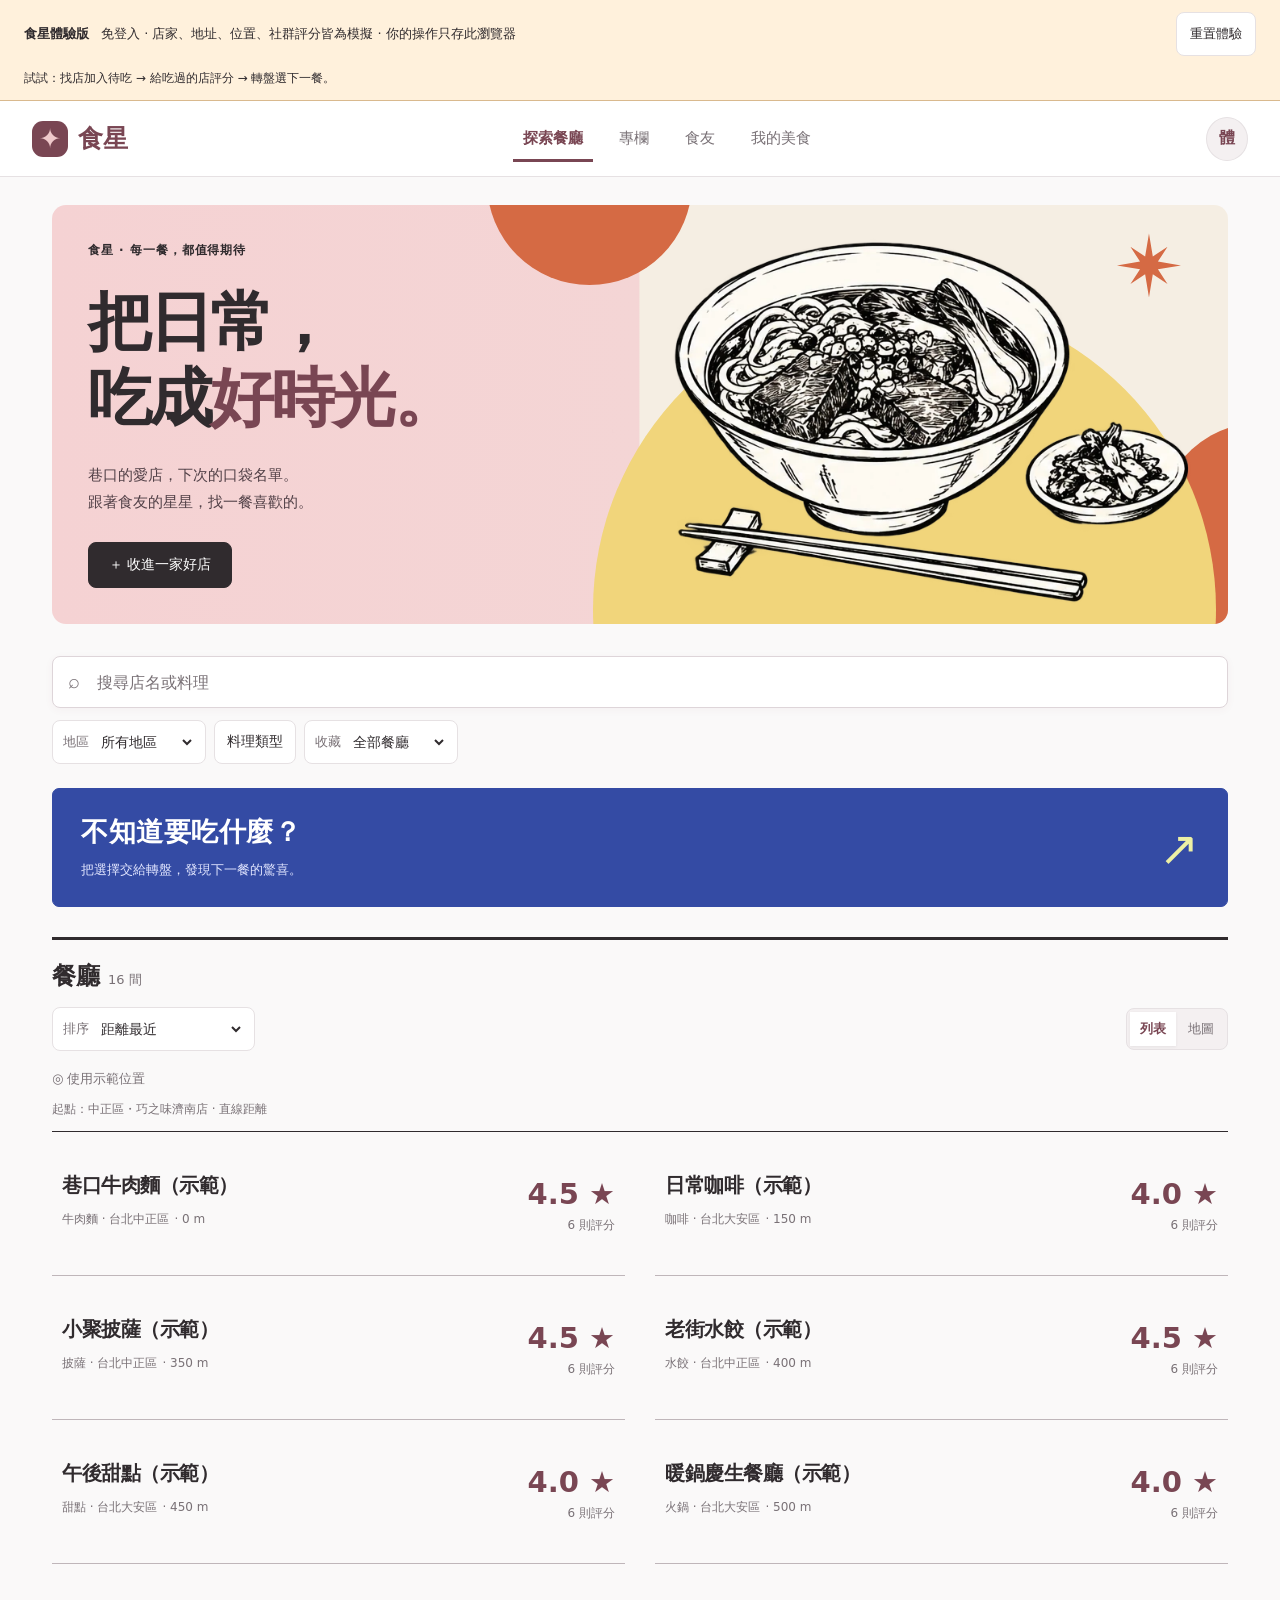
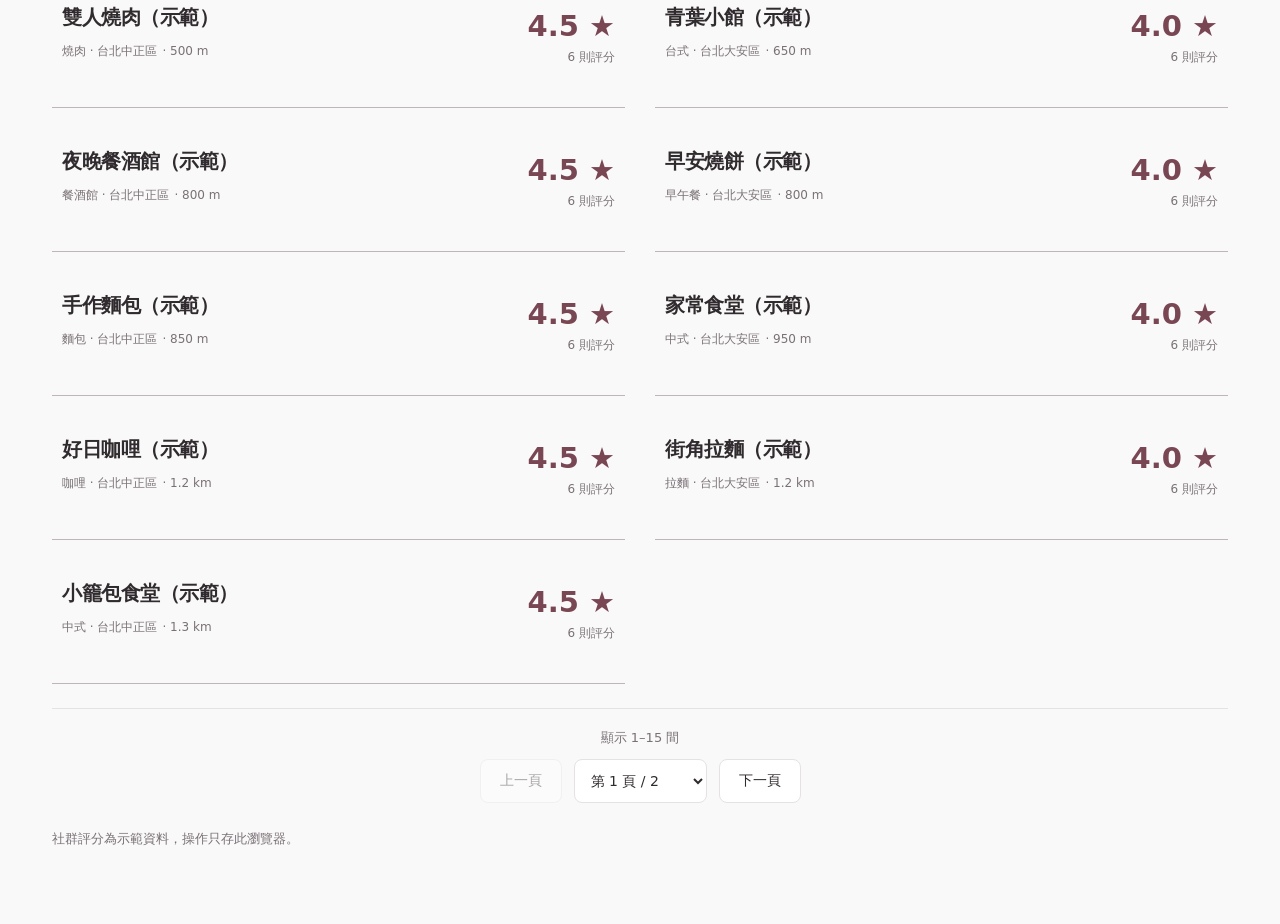
<file: index.html>
<!doctype html>
<html lang="zh-Hant">
<head>
  <meta charset="utf-8"><meta http-equiv="Content-Security-Policy" content="default-src 'self'; script-src 'self'; style-src 'self' 'unsafe-inline'; img-src 'self' data: blob:; connect-src 'none'; frame-src 'none'; object-src 'none'; base-uri 'self'; form-action 'none'">
  <meta name="viewport" content="width=device-width, initial-scale=1">
  <meta name="theme-color" content="#794653">
  <meta name="robots" content="noindex,nofollow"><meta name="description" content="以星等記錄吃過的店、收集待吃清單與五間此生最愛，分享專欄與現場候位。">
  <title>食星｜免登入體驗版</title>
  <link rel="icon" type="image/svg+xml" href="data:image/svg+xml,%3Csvg xmlns='http://www.w3.org/2000/svg' viewBox='0 0 32 32'%3E%3Crect width='32' height='32' rx='8' fill='%23794653'/%3E%3Cpath d='m16 5 3.3 6.7 7.4 1.1-5.4 5.2 1.3 7.4-6.6-3.5-6.6 3.5 1.3-7.4-5.4-5.2 7.4-1.1Z' fill='%23e9c988'/%3E%3C/svg%3E">
  <link rel="stylesheet" href="./styles.css?v=20261017-02">
  <script defer src="./restaurants.js?v=20261009-16"></script>
  <script defer src="./demo-runtime.js"></script>
  <script defer src="./app.js?v=20261017-02"></script>
</head>
<body><aside class="demo-banner"><strong>食星體驗版</strong><span>免登入 · 店家、地址、位置、社群評分皆為模擬 · 你的操作只存此瀏覽器</span><button type="button" data-demo-reset>重置體驗</button><p id="demo-status" role="status">試試：找店加入待吃 → 給吃過的店評分 → 轉盤選下一餐。</p></aside>
  <header class="topbar">
    <a class="brand" href="./" aria-label="食星首頁"><span class="brand-mark" aria-hidden="true">✦</span>食星</a>
    <nav aria-label="主要導覽">
      <button type="button" data-page="explore" aria-current="page">探索餐廳</button>
      <button type="button" data-page="lists">專欄</button>
      <button type="button" data-page="people">食友</button>
      <button type="button" data-page="profile">我的美食</button>
    </nav>
    <button type="button" class="avatar" data-page="profile" aria-label="liaOAO 的美食">L</button>
  </header>
  <div id="sync-status" class="sync-status" role="status" hidden></div>
  <div id="app"></div>
  <dialog id="wheel-picker-dialog" aria-labelledby="wheel-picker-title"></dialog>
  <dialog id="wait-dialog" aria-labelledby="wait-title"></dialog>
  <dialog id="person-dialog" aria-labelledby="person-title"></dialog>
  <dialog id="article-dialog" aria-labelledby="article-title"></dialog>
  <dialog id="rating-dialog" aria-labelledby="rating-title"></dialog>
  <dialog id="key-dialog" aria-labelledby="key-title">
    <div class="dialog-head"><h2 id="key-title">同時看所有餐廳</h2><button type="button" data-close="key-dialog" aria-label="關閉">×</button></div>
    <p>加入 Google Maps 測試用金鑰，就能在同一張地圖顯示收藏餐廳與你的星等圖釘。</p>
    <ol class="setup-steps">
      <li><a href="https://developers.google.com/maps/documentation/javascript/demo-key" target="_blank" rel="noopener noreferrer">開啟 Google 官方申請說明</a>，選「Get a Demo Key」。測試版免費，有每日用量限制。</li>
      <li>登入你的 Google 帳號、閱讀條款後取得金鑰。</li>
      <li>把金鑰貼到下面，按「啟用多店地圖」。</li>
    </ol>
    <form id="key-form">
      <label for="maps-key">Google Maps 測試用金鑰</label>
      <input id="maps-key" name="key" type="password" autocomplete="off" required placeholder="貼上測試用金鑰">
      <p class="muted small">金鑰只在這次開啟的頁面使用。正式上線需設定網站限制及正式帳務。</p>
      <p id="key-feedback" class="feedback" role="status"></p>
      <button type="submit" class="primary">啟用多店地圖</button>
    </form>
  </dialog>
  <dialog id="picker-dialog" aria-labelledby="picker-title"></dialog>
  <div id="toast" role="status" aria-live="polite"></div>
  <noscript><p>請啟用 JavaScript，以使用地圖、星等與待吃清單。</p></noscript>
</body>
</html>
</file>
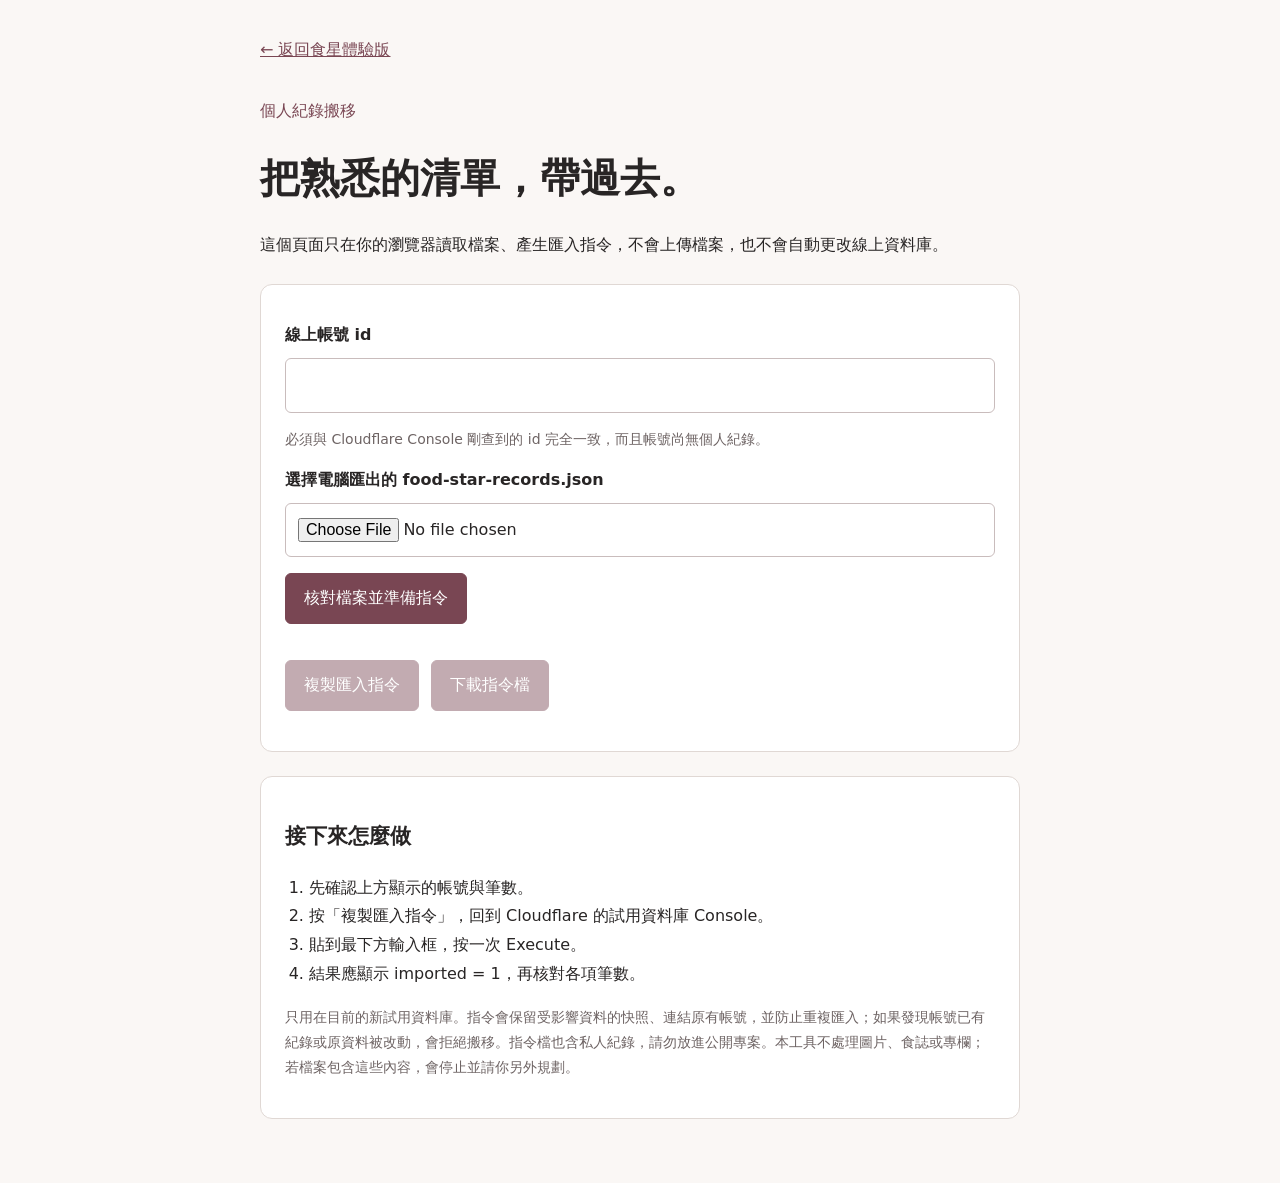
<file: transfer.html>
<!doctype html><html lang="zh-Hant"><head><meta charset="utf-8"><meta name="viewport" content="width=device-width,initial-scale=1"><meta name="robots" content="noindex,nofollow"><meta name="referrer" content="no-referrer"><meta http-equiv="Content-Security-Policy" content="default-src 'self'; script-src 'self'; style-src 'self'; connect-src 'none'; frame-src 'none'; object-src 'none'; base-uri 'none'; form-action 'none'"><title>食星｜舊紀錄搬移助手</title><link rel="stylesheet" href="./transfer.css"><script type="module" src="./transfer-page.js"></script></head><body><main><a href="./">← 返回食星體驗版</a><p class="eyebrow">個人紀錄搬移</p><h1>把熟悉的清單，帶過去。</h1><p>這個頁面只在你的瀏覽器讀取檔案、產生匯入指令，不會上傳檔案，也不會自動更改線上資料庫。</p><section><label for="target">線上帳號 id</label><input id="target" autocomplete="off" spellcheck="false" maxlength="80"><p class="muted">必須與 Cloudflare Console 剛查到的 id 完全一致，而且帳號尚無個人紀錄。</p><label for="export">選擇電腦匯出的 food-star-records.json</label><input id="export" type="file" accept="application/json,.json"><button id="prepare" type="button">核對檔案並準備指令</button><div id="summary" aria-live="polite"></div><div class="actions"><button id="copy" type="button" disabled>複製匯入指令</button><button id="download" type="button" disabled>下載指令檔</button></div><p id="status" role="status"></p></section><section><h2>接下來怎麼做</h2><ol><li>先確認上方顯示的帳號與筆數。</li><li>按「複製匯入指令」，回到 Cloudflare 的試用資料庫 Console。</li><li>貼到最下方輸入框，按一次 Execute。</li><li>結果應顯示 imported = 1，再核對各項筆數。</li></ol><p class="muted">只用在目前的新試用資料庫。指令會保留受影響資料的快照、連結原有帳號，並防止重複匯入；如果發現帳號已有紀錄或原資料被改動，會拒絕搬移。指令檔也含私人紀錄，請勿放進公開專案。本工具不處理圖片、食誌或專欄；若檔案包含這些內容，會停止並請你另外規劃。</p></section></main></body></html>
</file>
<file: styles.css>
:root{color-scheme:light;--ink:#302b2e;--sub:#797176;--brand:#794653;--green:var(--brand);--chart:var(--brand);--chart-hover:#bd8588;--accent:#efc9cb;--line:#e6e1e3;--soft:#f4f0f1;--page:#faf9f9;--white:#ffffff;--heart:#bf3a58;font-family:Inter,"Noto Sans TC","PingFang TC",system-ui,sans-serif;font-size:16px}
*{box-sizing:border-box}body{margin:0;color:var(--ink);background:var(--page)}button,input,select,textarea{font:inherit}button,a,input,select,textarea{-webkit-tap-highlight-color:transparent}button{cursor:pointer;border:1px solid var(--line);background:var(--white);color:var(--ink);border-radius:10px;min-height:44px;padding:9px 13px}a{color:var(--green);text-underline-offset:3px}button:focus-visible,a:focus-visible,input:focus-visible,select:focus-visible,textarea:focus-visible{outline:3px solid #b2838e;outline-offset:3px}button:disabled{cursor:wait;opacity:.65}button:hover{border-color:#c6b4ba}h1,h2,h3,p{margin-top:0}h1{font-size:30px;line-height:1.3;letter-spacing:-.02em;margin-bottom:16px}h2{font-size:23px;line-height:1.4}h3{font-size:18px;line-height:1.5}p{line-height:1.7}label{display:block;font-size:14px;margin:14px 0 7px}input,select,textarea{width:100%;border:1px solid var(--line);background:white;border-radius:10px;padding:12px;color:var(--ink)}textarea{resize:vertical;min-height:90px}[hidden]{display:none!important}.muted{color:var(--sub)}.small{font-size:13px}.primary{color:white;background:var(--green);border-color:var(--green)}.primary:hover{background:#623642}.soft{background:var(--soft)}.quiet{border:0;background:transparent;padding:8px}.heart{color:var(--heart)}.row{display:flex;align-items:center;gap:8px;flex-wrap:wrap}.spread{justify-content:space-between}.topbar{height:76px;display:flex;align-items:center;justify-content:space-between;padding:0 32px;border-bottom:1px solid var(--line);background:white;gap:18px}.brand{text-decoration:none;font-size:25px;font-weight:750;display:flex;gap:10px;align-items:center;white-space:nowrap}.brand-mark{width:36px;height:36px;background:var(--green);color:var(--accent);display:grid;place-items:center;border-radius:11px;font-size:27px}.topbar nav{display:flex;gap:16px;align-items:center}.topbar nav a,.topbar nav button{text-decoration:none;border:0;border-radius:0;font-size:15px;background:none;color:var(--sub);padding:14px 10px;white-space:nowrap}.topbar nav [aria-current]{font-weight:700;color:var(--green);box-shadow:inset 0 -3px var(--green)}.avatar{border-radius:50%;width:42px;height:42px;padding:0;background:var(--soft);font-weight:750;color:var(--green)}
.explore{display:grid;grid-template-columns:minmax(330px,430px) minmax(0,1fr);height:calc(100dvh - 76px)}.sidebar{background:var(--page);border-right:1px solid var(--line);overflow:auto;padding:26px 24px 34px}.eyebrow{font-size:13px;letter-spacing:.05em;font-weight:650;color:var(--sub);margin-bottom:8px}.search-wrap{position:relative}.search-wrap input{padding-left:40px;background:var(--soft);border-color:transparent}.search-icon{position:absolute;left:14px;top:13px;color:var(--sub)}.browse{display:grid;grid-template-columns:repeat(2,minmax(0,1fr));gap:8px;margin:14px 0}.browse button{text-align:left;font-size:14px;padding:10px 12px}.browse button.active{color:var(--green);background:#f5ecef;border-color:#e5c5ac;font-weight:650}.wheel-entry{width:100%;text-align:left;display:flex;justify-content:space-between;align-items:center;background:var(--green);color:white;border:0;margin-bottom:20px}.wheel-entry span{font-size:13px;color:#f7e4bd}.scope-row{display:grid;grid-template-columns:1fr 1fr;gap:8px;margin-bottom:14px}.scope-row select{padding:9px;font-size:14px;min-height:44px}.list-heading{margin:18px 0 10px}.list-heading strong{font-size:15px}.list-heading span{font-size:13px}.results{display:flex;flex-direction:column}.store-row{display:flex;align-items:center;justify-content:space-between;gap:12px;border:0;border-top:1px solid var(--line);border-radius:0;text-align:left;padding:18px 3px;width:100%;background:transparent}.store-row.selected{background:#faf3f5;margin:0 -10px;padding-left:13px;padding-right:13px;width:calc(100% + 20px);border-radius:10px;border-top-color:transparent}.store-copy{min-width:0;flex:1}.store-name{display:block;font-size:17px;line-height:1.5;font-weight:650}.store-meta{display:block;font-size:13px;color:var(--sub);margin:5px 0 7px;line-height:1.5}.store-status{font-size:13px;display:flex;gap:8px;flex-wrap:wrap;color:var(--sub);line-height:1.5}.store-rating{flex-shrink:0;min-width:66px;text-align:right;align-self:flex-start;padding-top:2px}.store-rating strong{display:block;font-size:25px;color:var(--green);line-height:1.25;font-weight:750;white-space:nowrap}.store-rating span{display:block;font-size:12px;color:var(--sub);margin-top:5px}.store-rating .unrated{font-size:14px;font-weight:500;color:var(--sub)}.empty{padding:28px 12px;border:1px dashed var(--line);text-align:center;color:var(--sub);border-radius:10px;line-height:1.7}.mobile-switch{display:none}.map-column{position:relative;display:flex;flex-direction:column;min-height:0;overflow:hidden;background:#e9eeee}.map-top{display:flex;align-items:center;justify-content:space-between;padding:15px 20px;gap:10px;background:white;border-bottom:1px solid var(--line)}.map-top strong{font-size:15px}.map-top button{font-size:13px;min-height:38px;padding:7px 10px}.map-canvas{position:relative;flex:1;min-height:260px}.map-canvas iframe,.sdk-canvas{position:absolute;inset:0;width:100%;height:100%;border:0}.map-loading{position:absolute;inset:0;background:#edf2ee;display:grid;place-items:center;z-index:1}.map-loading p{background:white;padding:12px 16px;border-radius:10px;box-shadow:0 4px 15px #193e2520;color:var(--sub);font-size:14px}.map-card{padding:20px 22px;background:white;border-top:1px solid var(--line);display:grid;grid-template-columns:minmax(0,1fr) auto;gap:12px}.map-card h2{margin-bottom:5px;font-size:20px}.map-card p{margin-bottom:8px;font-size:14px}.map-card .score-big{font-size:30px;white-space:nowrap;color:var(--green);font-weight:750}.map-card .actions{grid-column:1/-1;display:flex;gap:8px;flex-wrap:wrap}.map-card .actions button,.map-card .actions a{font-size:14px;min-height:42px;padding:9px 12px}.button-link{display:inline-flex;align-items:center;justify-content:center;border:1px solid var(--line);text-decoration:none;border-radius:10px;background:white}.map-foot{background:var(--soft);color:var(--sub);padding:8px 20px;font-size:12px;line-height:1.5}.map-pin{border:2px solid white;box-shadow:0 3px 8px #0003;background:var(--green);color:white;border-radius:22px;font:700 15px system-ui;padding:8px 12px;min-height:0;white-space:nowrap;cursor:pointer}.map-pin.best{background:var(--heart)}.map-pin.wish{background:white;color:var(--green);border-color:var(--green)}.map-pin.chosen{outline:3px solid var(--accent);outline-offset:2px}
.profile{max-width:980px;margin:0 auto;padding:32px 24px 60px}.profile-head{display:flex;justify-content:space-between;gap:20px;align-items:flex-start}.profile-head h1{margin-bottom:8px}.stats{display:flex;gap:20px;margin:18px 0 28px;color:var(--sub);font-size:14px}.stats strong{font-size:24px;color:var(--ink);display:block}.best-row{display:grid;grid-template-columns:repeat(5,minmax(0,1fr));gap:10px;margin:14px 0 26px}.best-slot{aspect-ratio:1.12;background:var(--green);color:white;display:flex;flex-direction:column;align-items:flex-start;justify-content:space-between;padding:15px;text-align:left;overflow-wrap:anywhere;min-width:0;border:0}.best-slot strong{font-size:16px;line-height:1.5}.best-slot span{font-size:13px;color:#f7e4bd}.best-slot.empty-slot{background:transparent;color:var(--sub);border:1px dashed #b4c4b8;justify-content:center;align-items:center}.best-slot.empty-slot span{font-size:25px;color:var(--sub)}.best-top{display:flex;align-items:center;justify-content:space-between;gap:10px}.best-top h2{margin:0}.chart{padding:22px;background:white;border:1px solid var(--line);border-radius:14px;margin:24px 0}.chart h3{margin-bottom:6px}.histogram{display:grid;grid-template-columns:repeat(10,minmax(0,1fr));gap:7px;margin-top:16px}.bin{display:flex;flex-direction:column;align-items:center;min-width:0}.bar-area{height:86px;display:flex;align-items:flex-end;justify-content:center;width:100%;border-bottom:1px solid var(--line)}.bar{width:68%;background:var(--green);border-radius:4px 4px 0 0;min-height:0}.bin span{font-size:12px;color:var(--sub);margin-top:5px}.bin .count{height:20px;margin:0}.profile-tabs{display:flex;gap:8px;margin:22px 0;flex-wrap:wrap}.profile-tabs button.active{background:var(--green);color:white}.profile-list{background:white;padding:0 18px;border:1px solid var(--line);border-radius:12px}.profile-list .store-row:first-child{border-top:0}.profile-note{font-size:13px;color:var(--sub);margin-top:24px}.visit-card{border-top:1px solid var(--line);padding:18px 0}.visit-card h3{margin-bottom:7px}.visit-card p{margin:5px 0;white-space:pre-wrap;font-size:14px}
dialog{border:1px solid var(--line);border-radius:18px;width:min(540px,calc(100vw - 28px));padding:24px;color:var(--ink);max-height:88dvh;overflow:auto;box-shadow:0 20px 80px #123d3240}dialog::backdrop{background:#12261e65;backdrop-filter:blur(3px)}.dialog-head{display:flex;justify-content:space-between;align-items:flex-start;gap:14px;margin-bottom:15px}.dialog-head h2{margin:0;flex:1}.dialog-head button{border:0;padding:0;font-size:26px;min-width:44px;min-height:44px;background:var(--soft)}.detail-score{display:flex;align-items:center;justify-content:space-between;background:var(--soft);border-radius:10px;padding:16px;margin:18px 0}.detail-score strong{font-size:30px;color:var(--green)}.detail-score p{margin:0;font-size:13px}.detail-actions{display:grid;grid-template-columns:repeat(3,minmax(0,1fr));gap:7px}.detail-actions button{font-size:14px;padding:10px 7px}.detail-actions .active{background:#f5ecef;border-color:#91a976;color:var(--green)}.detail-actions .favorite.active{color:var(--heart);background:#fff0f3;border-color:#e6aeb9}.detail-section{padding-top:20px;margin-top:18px;border-top:1px solid var(--line)}.detail-section h3{margin-bottom:9px}.detail-section p{font-size:14px}.rating-options{display:grid;grid-template-columns:repeat(5,minmax(0,1fr));gap:8px;margin:18px 0}.rating-options button{padding:10px 3px;color:var(--green);font-weight:650}.rating-options button.active{background:var(--green);color:white}.rating-preview{text-align:center;margin:18px 0;color:var(--green);font-size:26px;font-weight:700}.remove-rating{color:var(--heart);background:transparent;border:0;text-decoration:underline;margin-top:10px}.setup-steps{padding-left:20px;font-size:14px;line-height:1.8}.setup-steps li{margin-bottom:8px}.feedback{font-size:14px;color:var(--heart);margin:10px 0}.menu-row{display:flex;overflow:auto;gap:10px}.menu-item{flex:0 0 145px}.menu-item img{width:145px;height:180px;object-fit:contain;background:var(--soft);border-radius:8px;cursor:zoom-in}.menu-item p{margin:5px 0;font-size:12px}.types{display:flex;flex-wrap:wrap;gap:7px;margin:15px 0}.types button.active{background:#f5ecef;color:var(--green);border-color:#91a976}#toast{position:fixed;bottom:24px;left:50%;transform:translateX(-50%);background:var(--green);color:white;padding:12px 18px;border-radius:12px;box-shadow:0 5px 20px #0002;z-index:20;max-width:calc(100vw - 30px);font-size:14px;display:none}#toast.show{display:block}
@media(min-width:1500px){.explore{grid-template-columns:470px minmax(0,1fr)}.sidebar{padding:32px 32px 40px}}@media(max-width:760px){.topbar{height:66px;padding:0 16px;gap:12px}.topbar nav{gap:0}.topbar nav a,.topbar nav button{padding:13px 8px;font-size:14px;min-height:44px}.brand{font-size:21px;gap:6px}.brand-mark{width:29px;height:29px;font-size:23px;border-radius:8px}.avatar{display:none}.explore{display:flex;flex-direction:column;height:auto}.sidebar{overflow:visible;padding:22px 20px 28px;border:0}.sidebar h1{font-size:27px}.mobile-switch{display:flex;border:1px solid var(--line);border-radius:10px;margin:16px 0;overflow:hidden}.mobile-switch button{flex:1;border:0;border-radius:0}.mobile-switch button.active{background:var(--green);color:white}.explore.map-view .sidebar .results,.explore.map-view .sidebar .list-heading,.explore.map-view .sidebar .list-note{display:none}.explore.list-view .map-column{display:none}.map-column{height:620px;max-height:none;border-top:1px solid var(--line)}.map-top{padding:12px 16px;flex-wrap:wrap}.map-card{padding:18px 20px}.map-foot{padding:8px 16px}.profile{padding:26px 20px 50px}.best-row{display:flex;gap:9px;overflow:auto;padding-bottom:7px}.best-slot{flex:0 0 128px;min-height:134px;aspect-ratio:auto;padding:12px}.stats{gap:24px;margin-bottom:22px}.profile-head h1{font-size:27px}.profile-head button{font-size:14px}.profile-list{padding:0 12px}.histogram{gap:4px}.chart{padding:18px 14px}.bin span{font-size:12px}.detail-actions{gap:5px}.detail-actions button{font-size:13px}dialog{padding:20px}.map-card .score-big{font-size:28px}}@media(max-width:370px){.topbar{padding:0 10px}.topbar nav a,.topbar nav button{font-size:12px;padding:13px 6px}.brand{font-size:19px}.sidebar{padding:20px 16px}.store-name{font-size:16px}.store-rating strong{font-size:23px}}@media(prefers-reduced-motion:reduce){.wheel-disc{transition:none}}@media(min-width:761px) and (max-height:650px){.explore{height:auto;min-height:650px}.sidebar{max-height:650px}.map-column{height:650px}}

@media(max-width:370px){.topbar{height:auto;min-height:100px;flex-wrap:wrap;padding-top:12px;gap:4px}.topbar nav{width:100%;display:grid;grid-template-columns:repeat(4,minmax(0,1fr))}.topbar nav a,.topbar nav button{text-align:center;font-size:14px;padding:12px 4px;white-space:normal}.brand{font-size:22px}}
.browse-type{display:flex;align-items:stretch;min-width:0;border:1px solid var(--line);border-radius:10px;overflow:hidden;background:white}.browse-type.active{color:var(--green);background:#f5ecef;border-color:#e5c5ac}.browse .browse-type button{border:0;border-radius:0;background:transparent;min-height:44px;color:inherit}.browse-type .type-open{flex:1;min-width:0;line-height:1.5}.browse-type .type-clear{flex:0 0 44px;text-align:center;padding:8px 4px;font-size:23px;font-weight:500;border-left:1px solid #e5c5ac!important}.browse-type.active .type-open{font-weight:650}.browse-type .type-clear:hover{background:#dceacb}
.restaurant-page{width:100%;min-height:calc(100dvh - 76px);background:white}.restaurant-content{max-width:1000px;margin:0 auto;padding:24px 32px 64px}.detail-back{border:0;background:transparent;color:var(--sub);padding:8px 0;text-align:left;margin-bottom:24px;font-size:15px}.restaurant-title-row{display:flex;align-items:flex-start;justify-content:space-between;gap:24px}.restaurant-title-row h1{font-size:30px;font-weight:750;line-height:1.5;min-width:0;margin:0;outline-offset:4px}.restaurant-rating{flex-shrink:0;min-width:96px;text-align:right;padding-top:4px}.restaurant-rating strong{display:block;white-space:nowrap;font-size:31px;line-height:1.3;color:var(--green);font-weight:650}.restaurant-rating span{display:block;font-size:13px;color:var(--sub);margin-top:5px;line-height:1.5}.restaurant-meta{font-size:15px;line-height:1.6;margin:16px 0 7px}.restaurant-address{font-size:14px;line-height:1.7;margin:0 0 22px}.restaurant-page .detail-actions{gap:10px}.restaurant-page .detail-actions button{min-height:48px;font-size:15px}.favorite-count{margin:10px 0 20px}.restaurant-rate-button{width:100%;font-size:16px;min-height:48px;margin-bottom:14px}.restaurant-map-actions{display:flex;gap:10px;flex-wrap:wrap;margin-bottom:24px}.restaurant-map-actions button,.restaurant-map-actions .button-link{min-height:44px;padding:10px 14px;font-size:14px;line-height:1.5}.restaurant-tabs{display:flex;gap:10px;padding-bottom:18px;border-bottom:1px solid var(--line);margin-bottom:24px}.restaurant-tabs button{font-size:15px;min-width:78px}.restaurant-tabs button.active{background:var(--green);color:white;border-color:var(--green)}.restaurant-chart{margin:0 0 20px;padding:0}.restaurant-chart h3{margin:0;font-size:18px}.restaurant-chart figcaption{margin-top:8px;line-height:1.6}.restaurant-chart .histogram{margin-top:20px;gap:8px}.restaurant-chart .bin .count{font-size:13px;height:24px}.restaurant-chart .bin>span:last-child{font-size:13px}.chart-axis{text-align:right;margin-top:10px}.restaurant-page .detail-section{padding-top:22px;margin-top:22px}.restaurant-page .detail-section h3{font-size:18px}.restaurant-page .detail-section p{font-size:15px;line-height:1.7}.restaurant-page .detail-section p.small{font-size:13px}.personal-review{margin-top:20px;padding:16px 18px;background:var(--soft);border-radius:10px}.personal-review p:last-child{margin:0;white-space:pre-wrap}.detail-editor{border-top:1px solid var(--line);margin-top:20px}.detail-editor summary{cursor:pointer;min-height:48px;padding:14px 0;font-size:15px;color:var(--green);font-weight:550}.detail-editor summary:focus-visible{outline:3px solid #b2838e;outline-offset:2px}.detail-editor[open] summary{margin-bottom:8px}.editor-content{padding:0 0 16px}.editor-content form>button{margin-top:10px}.editor-subtitle{margin:24px 0 12px}.comparison-options{margin:8px 0 12px}.comparison-options label{display:flex;align-items:center;gap:6px;margin:0;padding:8px 0;font-size:14px}.comparison-options input{width:auto}.recommendation-strip{display:flex;overflow-x:auto;gap:10px;margin:10px 0 18px}.recommendation-strip button{text-align:left;flex:0 0 auto;min-width:180px;padding:13px 16px;background:var(--soft)}.recommendation-strip strong,.recommendation-strip span{display:block}.recommendation-strip span{font-size:13px;color:var(--sub);margin-top:6px}.restaurant-diary .visit-card{padding:12px 0}.restaurant-diary .visit-card p{margin:4px 0}.menu-section{border-top:0!important;margin-top:0!important;padding-top:0!important}
@media(max-width:760px){.restaurant-page{min-height:calc(100dvh - 66px)}.restaurant-content{padding:20px 20px 48px;max-width:none}.detail-back{margin-bottom:20px}.restaurant-title-row{gap:16px}.restaurant-title-row h1{font-size:25px;line-height:1.5}.restaurant-rating{min-width:86px;padding-top:4px}.restaurant-rating strong{font-size:26px}.restaurant-rating span{font-size:12px}.restaurant-meta{font-size:14px;margin-top:16px}.restaurant-address{font-size:14px;margin-bottom:20px}.restaurant-page .detail-actions{gap:7px}.restaurant-page .detail-actions button{padding:10px 7px;font-size:14px}.restaurant-tabs{margin-bottom:20px}.restaurant-chart .histogram{gap:4px}.restaurant-chart .bin>span:last-child{font-size:12px}.restaurant-chart .bin .count{font-size:12px}.restaurant-page .detail-section p{font-size:15px}.restaurant-map-actions{gap:8px;margin-bottom:22px}.restaurant-map-actions button,.restaurant-map-actions .button-link{flex:1;padding:10px 8px;text-align:center;font-size:14px}}
.explore.list-view{display:block;height:auto;min-height:calc(100dvh - 76px);max-width:1000px;margin:0 auto;background:var(--page)}
.list-view .sidebar{border:0;overflow:visible;max-height:none;padding:28px 32px 48px}
.list-view .store-name{font-size:19px}.list-view .store-rating strong{font-size:28px}.list-view .store-meta{font-size:14px}.list-view .store-row{padding:22px 0}
.collection-note{margin-top:24px}.view-controls{display:flex;align-items:center;justify-content:space-between;gap:12px;margin:16px 0}
.view-switch{display:flex;border:1px solid var(--line);border-radius:10px;overflow:hidden;flex:1;max-width:330px}.view-switch button{flex:1;border:0;border-radius:0;font-size:14px}.view-switch button.active{background:var(--green);color:white}.view-controls .quiet{font-size:14px;white-space:nowrap}
.all-types{width:100%;text-align:left;margin-bottom:16px;font-size:15px}.all-types.active{background:#f5ecef;color:var(--green);border-color:#91a976}
.type-group{border:1px solid var(--line);border-radius:10px;margin-bottom:10px;background:white;overflow:hidden}.type-group summary{cursor:pointer;padding:15px 14px;min-height:48px;font-size:15px;line-height:1.5;list-style:none;display:flex;gap:12px;align-items:center}.type-group summary::-webkit-details-marker{display:none}.type-group summary::after{content:'＋';margin-left:auto;color:var(--sub);font-size:20px}.type-group[open] summary::after{content:'−'}.type-group summary strong{font-weight:650}.type-group summary span{font-size:14px;color:var(--sub)}.type-group .types{padding:0 14px 14px;margin:0}.type-group .types button{font-size:14px;line-height:1.5;min-height:44px}.type-group summary:focus-visible{outline:3px solid #b2838e;outline-offset:-3px}
.wheel-page{width:100%;background:white;min-height:calc(100dvh - 76px)}.wheel-content{max-width:1160px;margin:0 auto;padding:24px 32px 64px}.wheel-content h1{margin-bottom:20px}.wheel-modes{display:flex;gap:8px}.wheel-modes button{min-height:48px;font-size:15px}.wheel-modes .active{background:var(--green);color:white;border-color:var(--green)}
.wheel-toolbar{display:flex;align-items:center;justify-content:space-between;gap:12px;flex-wrap:wrap;margin:18px 0}.wheel-toolbar p{margin:0;font-size:14px}.wheel-toolbar button{font-size:14px}.wheel-grid{display:grid;grid-template-columns:minmax(0,1.1fr) minmax(0,1fr);gap:48px;align-items:start}.wheel-play,.wheel-settings{min-width:0}.wheel-settings{padding-top:20px}.wheel-settings h2{font-size:20px;margin-bottom:14px}
.wheel-stage{width:min(420px,100%);aspect-ratio:1;position:relative;margin:24px auto}.wheel-stage::before{content:'▼';position:absolute;z-index:2;top:-16px;left:50%;transform:translateX(-50%);font-size:28px;line-height:1;color:var(--green)}
.wheel-disc{position:absolute;inset:0;border-radius:50%;border:5px solid white;box-shadow:0 4px 22px #123d3220;transition:transform 1.2s cubic-bezier(.12,.8,.18,1)}.wheel-label{position:absolute;transform:translate(-50%,-50%);width:25%;text-align:center}.wheel-label-text{display:block;color:var(--green);font-size:.875rem;line-height:1.3;font-weight:650;overflow-wrap:anywhere;transition:transform 1.2s cubic-bezier(.12,.8,.18,1)}.wheel-hub{position:absolute;inset:calc(50% - 30px);border-radius:50%;background:var(--green);color:white;display:grid;place-items:center;font-size:14px;font-weight:650;box-shadow:0 0 0 5px #fff9}
.wheel-spin{width:100%;min-height:48px;font-size:16px;margin:10px 0}.wheel-result{padding:20px;background:var(--soft);border:1px solid var(--line);border-radius:12px;margin-top:18px}.wheel-result>p{margin-bottom:5px}.wheel-result h2{font-size:22px;line-height:1.5;margin-bottom:14px}.wheel-result .store-row{border:0;padding:10px 0 18px}.wheel-result .store-rating strong{font-size:24px}.wheel-result .store-name{font-size:16px}.wheel-result>button{font-size:14px}
.wheel-selected{display:flex;flex-wrap:wrap;gap:8px;margin-bottom:18px}.wheel-selected button{font-size:14px;color:var(--green);background:#f5ecef;border-color:#e5c5ac}.wheel-selected button span{font-size:17px;margin-left:4px}.wheel-candidate{padding:15px 0;border-top:1px solid var(--line)}.wheel-candidate strong{display:block;font-size:16px;line-height:1.5}.wheel-candidate span{display:block;font-size:14px;margin-top:5px}.wheel-empty{min-height:280px;display:grid;place-items:center;border:1px dashed var(--line);border-radius:14px;margin:24px 0;color:var(--sub);padding:24px;text-align:center}
@media(max-width:760px){.list-view .sidebar{padding:22px 20px 40px}.list-view .store-name{font-size:18px}.list-view .store-rating strong{font-size:26px}.list-view .store-row{padding:20px 0}.view-switch{max-width:none}.view-controls{gap:6px}.view-controls .quiet{padding:8px;font-size:14px}.wheel-content{padding:20px 20px 48px}.wheel-page{min-height:calc(100dvh - 66px)}.wheel-content h1{font-size:27px}.wheel-grid{display:flex;flex-direction:column;gap:12px}.wheel-play,.wheel-settings{width:100%}.wheel-stage{max-width:380px;margin:20px auto}.wheel-settings{padding-top:20px}.wheel-toolbar{margin:16px 0}.wheel-toolbar p{flex:1;min-width:160px}.wheel-empty{min-height:260px}.wheel-modes button{flex:1}.wheel-settings h2{font-size:20px}}
@media(max-width:370px){.list-view .sidebar,.wheel-content{padding-left:16px;padding-right:16px}.view-controls{flex-wrap:wrap}.view-controls .view-switch{flex-basis:100%}}
@media(prefers-reduced-motion:reduce){.wheel-disc,.wheel-label-text{transition:none}}
.store-row .store-meta{display:flex;align-items:center;gap:5px;font-size:13px;white-space:nowrap;min-width:0}.store-meta-description{min-width:0;overflow:hidden;text-overflow:ellipsis;white-space:nowrap}.store-distance{flex-shrink:0;white-space:nowrap}
/* Clear hierarchy: light filters, compact result tools, a separate blue decision entry. */
.sr-only{position:absolute;width:1px;height:1px;padding:0;margin:-1px;overflow:hidden;clip:rect(0,0,0,0);white-space:nowrap;border:0}
.explore-filters{display:flex;align-items:center;flex-wrap:wrap;gap:8px;margin:12px 0 18px}.filter-chip{display:flex;align-items:center;min-width:0;gap:5px;margin:0;border:1px solid #e1e4e8;border-radius:9px;background:#fafbfc;padding:0 10px;font-size:14px;color:#56616d}.filter-chip>span{font-size:13px;color:#6d7680}.filter-chip select{width:auto;max-width:150px;min-height:42px;border:0;padding:8px 22px 8px 3px;background:transparent;border-radius:6px;font-size:14px;color:var(--ink)}.type-chip{padding:0}.type-chip button{border:0;background:transparent;font-size:14px;min-height:42px;padding:8px 12px}.type-chip .chip-clear{padding:8px 10px 8px 0;color:#697782}.type-chip:has(.chip-clear){background:#fff1e4;border-color:#e2c9b5}
.sidebar .wheel-entry{display:flex;justify-content:space-between;align-items:center;width:100%;margin:0 0 24px;padding:14px 16px;border-radius:12px;background:#edf3fb;border:1px solid #d8e3f1;color:#354f70;text-align:left}.sidebar .wheel-entry:hover{background:#e5eef9;border-color:#b6cbe4}.wheel-entry .wheel-entry-copy{display:flex;flex-direction:column;gap:3px;min-width:0;color:inherit}.wheel-entry-copy strong{font-size:16px;font-weight:650}.wheel-entry-copy small{font-size:13px;font-weight:400;color:#5d7189}.wheel-entry .wheel-entry-mark{font-size:27px;color:#6584b0;padding-left:12px}
.result-toolbar{display:flex;align-items:center;flex-wrap:wrap;gap:10px;border-top:1px solid var(--line);padding-top:18px}.result-caption{display:flex;align-items:baseline;gap:8px;margin-right:auto}.result-caption strong{font-size:17px}.result-caption span{font-size:13px}.sort-control{margin:0;max-width:160px}.sort-control select{font-size:14px;min-height:42px;border:0;padding:8px 20px 8px 4px;background:transparent}.result-toolbar .view-switch.compact{display:flex;flex:none;width:auto;max-width:none;border:1px solid #e2e6eb;border-radius:8px;padding:3px;gap:2px;background:#f4f6f8}.view-switch.compact button{min-height:34px;padding:5px 10px;font-size:13px;background:transparent;border:0;border-radius:6px;flex:none;color:#65717e}.view-switch.compact button.active{background:#fff;box-shadow:0 1px 4px #26344515;color:#263f38;font-weight:650}.origin-control{display:flex;align-items:center;justify-content:space-between;gap:8px;margin:8px 0 0}.origin-control button{font-size:13px;color:#797176;padding:8px 0;min-height:40px}.list-note{margin-bottom:8px;font-size:12px}.search-wrap input{background:#f5f6f8}
.wheel-intents{display:grid;grid-template-columns:1fr 1fr;gap:12px;margin:24px 0 18px}.wheel-intents button{text-align:left;padding:18px;background:#fff;border:1px solid #dce2ea}.wheel-intents button strong{display:block;font-size:16px;line-height:1.5;color:#243a4f}.wheel-intents button span{display:block;font-size:14px;color:#738090;line-height:1.5;margin-top:5px}.wheel-intents button.active{background:#eef3fb;border-color:#8faed5;box-shadow:inset 0 0 0 1px #8faed5}.intent-help{margin-top:24px;text-align:center;font-size:15px}.wheel-scope{display:grid;grid-template-columns:repeat(3,minmax(0,1fr));gap:10px 16px;border:1px solid #e2e7ed;border-radius:12px;background:#f8fafc;padding:16px;margin-bottom:20px}.wheel-scope label{margin:0;font-size:14px}.wheel-scope select{margin-top:6px;font-size:14px;min-height:44px;max-width:100%}.wheel-location,.wheel-scope>p{grid-column:1/-1}.wheel-location{display:flex;align-items:center;flex-wrap:wrap;gap:6px}.wheel-location button{font-size:14px}.wheel-scope>p{margin:0}.wheel-scope-summary{font-size:13px;line-height:1.6;color:#5f7287;padding-top:8px}.wheel-modes button.active{background:#e8edf4;border-color:#bfccd9;color:#344c68}.wheel-selected button{background:#eff3f7;border-color:#d3dce6;color:#3a526d}.wheel-result{background:#f8fafc}.wheel-spin.primary{background:#476585;border-color:#476585}.wheel-spin.primary:hover{background:#385675}.wheel-empty{font-size:15px}
#rating-dialog{max-width:500px;width:calc(100% - 32px)}#rating-dialog .dialog-head h2{font-size:22px;line-height:1.45}#rating-dialog>.muted{font-size:14px}.rating-readout{display:flex;align-items:center;justify-content:space-between;gap:16px;margin:22px 0 28px}.rating-readout button{width:44px;min-height:44px;border-radius:50%;padding:0;background:#f5f7fa;border-color:#e4e8ef;font-size:22px;color:#546a81}.rating-readout button:disabled{cursor:default;opacity:.35}.rating-readout .rating-preview{margin:0;min-width:100px;text-align:center;font-size:40px;line-height:1.2;font-weight:650;color:#304e43;letter-spacing:-.02em}.rating-track{position:relative;height:48px;margin:0 12px;--rating-fill:0%}.rating-rail{position:absolute;left:0;right:0;top:22px;height:5px;border-radius:5px;background:linear-gradient(to right,#638678 0%,#638678 var(--rating-fill),#e2e8e5 var(--rating-fill),#e2e8e5 100%);pointer-events:none}.rating-rail i{position:absolute;top:50%;width:7px;height:7px;border:1px solid #afbeb6;background:#fff;border-radius:50%;transform:translate(-50%,-50%)}#rating-slider{position:absolute;inset:0;width:100%;height:48px;border:0;border-radius:0;background:transparent;appearance:none;-webkit-appearance:none;padding:0;margin:0;cursor:pointer;touch-action:pan-y}#rating-slider::-webkit-slider-runnable-track{height:5px;background:transparent}#rating-slider::-moz-range-track{height:5px;background:transparent}#rating-slider::-webkit-slider-thumb{appearance:none;-webkit-appearance:none;width:26px;height:26px;margin-top:-10.5px;border:3px solid #fff;border-radius:50%;background:#486e60;box-shadow:0 0 0 1px #9caea4,0 2px 6px #1c3a2e24}#rating-slider::-moz-range-thumb{width:20px;height:20px;border:3px solid #fff;border-radius:50%;background:#486e60;box-shadow:0 0 0 1px #9caea4}.rating-scale{position:relative;height:24px;margin:0 12px}.rating-scale span{position:absolute;transform:translateX(-50%);font-size:12px;color:#7a857f}.rating-hint{text-align:center;margin:16px 0 24px;min-height:22px}.rating-save{width:100%;font-size:16px;min-height:48px}#rating-dialog .remove-rating{display:block;margin:18px auto 8px;border:0;background:transparent;color:#946074;text-decoration:underline;font-size:14px}#rating-dialog>p:last-child{text-align:center;margin-bottom:0;font-size:12px}
@media(max-width:760px){.explore-filters{gap:7px;margin-bottom:16px}.filter-chip{padding-left:8px;padding-right:7px}.type-chip{padding:0}.filter-chip select{max-width:125px}.sidebar .wheel-entry{margin-bottom:18px}.result-toolbar{gap:6px;padding-top:14px}.sort-control{max-width:140px}.result-caption strong{font-size:16px}.result-caption{gap:5px}.view-switch.compact button{padding:5px 8px}.wheel-intents{gap:8px;margin:20px 0 14px}.wheel-intents button{padding:14px 12px}.wheel-intents button strong{font-size:15px}.wheel-intents button span{font-size:13px}.wheel-scope{grid-template-columns:repeat(2,minmax(0,1fr));padding:14px;gap:12px}.wheel-scope-summary{font-size:12px}.rating-readout{margin-bottom:22px}#rating-dialog{padding:24px}#rating-dialog .dialog-head h2{font-size:20px}}
@media(max-width:370px){.result-toolbar .result-caption{flex-basis:100%;margin-bottom:2px}.sort-control{margin-right:auto}.filter-chip>span{display:none}.filter-chip select{max-width:130px}.wheel-intents button strong{font-size:14px}.wheel-intents button span{font-size:12px}}
.rating-rail{left:13px;right:13px}.rating-scale{margin-left:25px;margin-right:25px}
/* Make sorting an explicit control, and keep rating movement visually continuous. */
.result-toolbar .result-caption{flex-basis:100%;margin-bottom:5px}.sort-control{display:flex;align-items:center;gap:6px;max-width:none;margin:0 auto 0 0;padding:0 10px;background:#f0f4f9;border:1px solid #b9c9dc;border-radius:9px;min-height:46px}.sort-label{font-size:13px;color:#60758b;white-space:nowrap}.sort-control select{font-size:15px;font-weight:650;max-width:160px;min-height:44px;color:#304d6b;padding:8px 18px 8px 3px}.sort-control:focus-within{outline:2px solid #6889b0;outline-offset:2px}.result-toolbar .view-switch.compact{margin-left:auto}
.rating-rail{height:6px;top:21px}.rating-scale span{font-size:13px}.rating-readout .rating-preview{font-variant-numeric:tabular-nums}#rating-slider::-webkit-slider-thumb{width:28px;height:28px;margin-top:-11.5px;box-shadow:0 0 0 1px #b5c7bd,0 3px 9px #1c3a2e20}#rating-slider::-moz-range-thumb{width:22px;height:22px}.rating-rail{left:14px;right:14px}.rating-scale{margin-left:26px;margin-right:26px}
.community-toolbar{display:flex;align-items:center;justify-content:space-between;gap:10px}.community-toolbar h3{margin:0}.community-toolbar button{font-size:13px;color:#637890}.recommendation-filters{display:flex;gap:8px;margin:16px 0;flex-wrap:wrap}.recommendation-filters button{font-size:14px;min-height:38px;padding:7px 12px;border-radius:20px;background:#f8fafc;color:#536578}.recommendation-filters button.active{background:#e7eef8;border-color:#aabfd8;color:#3b5678}.community-recommendations{display:flex;gap:12px;overflow-x:auto;scroll-snap-type:x proximity;padding:2px 2px 12px}.community-recommendations button{flex:0 0 225px;min-width:0;scroll-snap-align:start;text-align:left;background:#f8fafc;border-color:#dce4ed;padding:16px}.community-recommendations strong{font-size:16px;line-height:1.5}.community-recommendations span{font-size:13px;line-height:1.5}.community-recommendations .recommendation-counts{color:#3e5f85;font-size:14px;margin-top:12px;font-weight:650}.community-error{font-size:14px;color:#915568}.community-reviews{margin-top:18px}.community-reviews .personal-review{border-top:1px solid var(--line);padding:16px 0}.community-reviews .personal-review p{white-space:pre-wrap;overflow-wrap:anywhere}.note-public{display:flex;align-items:center;gap:8px;font-size:14px}.note-public input{width:18px;height:18px;accent-color:#476585}.community-reviews .personal-review p:last-child{margin-bottom:0}
@media(max-width:760px){.sort-control{max-width:none}.sort-control select{font-size:15px;max-width:150px}.community-recommendations button{flex-basis:220px}.community-toolbar h3{font-size:18px}}

.rating-readout button{position:relative;isolation:isolate;background:transparent;border:0;font-size:20px;width:44px;min-height:44px;height:44px}.rating-readout button::before{content:'';position:absolute;inset:3px;border:1px solid #e4e8ef;background:#f5f7fa;border-radius:50%;z-index:-1}.rating-readout button:hover::before{border-color:#c5d2dc}

.explore-title{display:flex;align-items:center;justify-content:space-between;gap:12px;margin-bottom:16px}.explore-title h1{margin:0}.add-store{font-size:13px;white-space:nowrap;color:#486384;background:#f5f8fc;border-color:#d6e1ee}.add-store-location{display:grid;grid-template-columns:1fr 1fr;gap:12px}.form-feedback{font-size:14px;color:#92536a;overflow-wrap:anywhere}.store-tags{display:flex;gap:5px;flex-wrap:wrap;margin-top:8px}.store-tags span{font-size:11px;padding:3px 7px;background:#eef3f8;color:#546b83;border-radius:5px}.profile-list-tools{display:flex;align-items:flex-end;gap:12px;flex-wrap:wrap;margin:12px 0}.profile-list-tools label{margin:0;min-width:150px}.profile-list-tools select{margin-top:5px}.profile-sync{display:flex;gap:10px;flex-wrap:wrap;margin-top:24px}.profile-sync .button-link{padding:10px 14px;font-size:14px}.menu-gallery-head{display:flex;align-items:center;justify-content:space-between;gap:14px;margin-bottom:14px;flex-wrap:wrap}.menu-gallery-head p{margin:0}.uploader-stack{display:flex;align-items:center;padding-left:5px}.uploader-stack>span{display:grid;place-items:center;width:28px;height:28px;border:2px solid white;border-radius:50%;background:#e7eef8;color:#476181;font-size:12px;margin-left:-5px}.uploader-stack small{color:var(--sub);margin-left:8px;font-size:12px}.menu-row .menu-item{flex:0 0 170px;text-align:left;min-width:0;padding:0 0 12px;overflow:hidden;scroll-snap-align:start}.menu-row .menu-item img{display:block;width:100%;height:160px;object-fit:cover;background:#f5f6f8}.menu-row .menu-item strong,.menu-row .menu-item span{display:block;margin:8px 10px 0;font-size:13px}.menu-row .menu-item span{font-size:11px;color:var(--sub);overflow-wrap:anywhere}.menu-row{scroll-snap-type:x proximity}.recommendation-reasons{color:#797176;font-size:12px!important;margin-top:8px}.sync-status{padding:12px 24px;background:#fff2f2;color:#815264;font-size:14px;border-bottom:1px solid #efd8dc}.sync-status button{font-size:13px;margin-left:8px}.detail-editor form{scroll-margin-top:20px}
@media(max-width:760px){.explore-title{gap:8px}.explore-title h1{font-size:27px}.add-store{font-size:12px;padding:8px;min-height:42px}.profile-list-tools label{flex:1}.sync-status{padding:12px 18px}}

/* Use space and lines for hierarchy; reserve filled color for the main action. */
body{background:var(--page)}
button:hover{border-color:#c6b4ba}
button:focus-visible,a:focus-visible,input:focus-visible,select:focus-visible,textarea:focus-visible,.detail-editor summary:focus-visible{outline-color:#b2838e}
.primary,.detail-editor button[type="submit"]{background:var(--green);border-color:var(--green);color:#fff}
.primary:hover,.detail-editor button[type="submit"]:hover{background:#623642;border-color:#623642}
.filter-chip,.add-store{background:#fff;border-color:var(--line);color:var(--ink)}
.filter-chip>span{color:var(--sub)}
.sidebar .wheel-entry{background:#F2B705;border-color:#dea704;color:#382c12;box-shadow:0 4px 14px #d49e0614}
.sidebar .wheel-entry:hover{background:#e6ad04;border-color:#bd8c03}
.wheel-entry-copy small{color:#382c12}.wheel-entry .wheel-entry-mark{color:#924005}
.sort-control{background:#fff;border-color:#d6bcaa;box-shadow:0 1px 2px #282f2c08}
.sort-control select{color:var(--ink)}
.sort-label{color:var(--sub)}
.sort-control:focus-within{outline-color:#b2838e}
.result-toolbar .view-switch.compact{background:var(--soft);border-color:var(--line)}
.view-switch.compact button{color:var(--sub)}
.view-switch.compact button.active{color:var(--green);box-shadow:0 1px 3px #282f2c12}
.browse button.active,.browse-type.active,.types button.active,.all-types.active{background:var(--soft);color:var(--green);border-color:#d7bec6}
.profile-tabs button.active,.restaurant-tabs button.active{background:#fff;color:var(--green);border-color:var(--line);border-bottom:3px solid var(--green)}
.restaurant-tabs button{border-radius:6px 6px 0 0}
.detail-actions .active{background:var(--soft);border-color:#d7bec6;color:var(--green)}
.detail-actions .favorite.active{background:#fff;color:var(--heart);border-color:#dbaeb9}
.recommendation-filters button{background:#fff;color:var(--sub);border-color:var(--line)}
.recommendation-filters button.active{background:var(--soft);color:var(--green);border-color:#d7bec6}
.community-toolbar button{color:var(--sub)}
.recommendation-strip button,.community-recommendations button{background:#fff;border-color:var(--line);box-shadow:0 2px 5px #282f2c05}
.community-recommendations .recommendation-counts{color:var(--green)}
.store-tags span,.uploader-stack>span{background:var(--soft);color:var(--sub)}
.review-editor[open] summary{margin-bottom:14px}
.review-editor-section h3{font-size:20px;font-weight:650;margin-bottom:14px}
.review-editor-section+.review-editor-section{border-top:1px solid var(--line);margin-top:26px;padding-top:26px}
.optional-label{font-size:12px;color:var(--sub);font-weight:400;white-space:nowrap;margin-left:5px}
.review-editor textarea{min-height:150px;background:#fcfcfa;line-height:1.75;border-color:var(--line);resize:vertical}
.review-editor-section p{margin-bottom:14px}
.note-public{align-items:flex-start;line-height:1.65;margin:14px 0 0;color:var(--sub);font-size:13px}
.note-public input{flex:0 0 18px;min-height:18px;height:18px;margin:2px 0 0;accent-color:var(--green)}
.comparison-fields[hidden]{display:none}
.comparison-options{border:0;padding:0;margin:20px 0 0;display:flex;gap:24px;flex-wrap:wrap}
.comparison-options legend{padding:0;margin-bottom:8px}
.comparison-options label{display:flex;align-items:center;gap:7px;margin:0;min-height:44px;font-size:15px}
.comparison-options input{width:18px;height:18px;min-height:18px;margin:0;accent-color:var(--green)}
.comparison-fields>label{margin-top:12px;font-size:13px;color:var(--sub)}
.comparison-fields select{color:var(--ink);margin-top:7px}
.review-editor-footer{border-top:1px solid var(--line);margin-top:28px;padding-top:22px;display:flex;align-items:center;gap:14px;flex-wrap:wrap}
.review-editor-footer button{min-height:48px;padding:11px 20px;font-size:15px}
.review-editor-footer span{font-size:12px}
.wheel-intents button{border-color:var(--line);background:#fff}
.wheel-intents button strong{color:var(--ink)}
.wheel-intents button span{color:var(--sub)}
.wheel-intents button.active{background:#fff;border-color:#c6b4ba;box-shadow:inset 0 -3px var(--green)}
.wheel-scope{background:#fff;border:0;border-top:1px solid var(--line);border-bottom:1px solid var(--line);border-radius:0;padding:18px 0}
.wheel-scope-summary{color:var(--sub)}
.wheel-modes button.active{background:var(--soft);border-color:#d7bec6;color:var(--green)}
.wheel-selected button{background:#fff;border-color:#d6bcaa;color:var(--green)}
button.wheel-stage{display:block;border:0;padding:0;border-radius:50%;background:transparent;touch-action:manipulation;isolation:isolate}
button.wheel-stage:disabled{opacity:1;cursor:wait}
.wheel-disc{box-shadow:0 4px 18px #282f2c14}
.wheel-label-text{color:var(--ink)}
.wheel-hub{inset:calc(50% - 36px);font-size:13px;box-shadow:0 0 0 5px #ffffffb3}
.wheel-tap-hint{text-align:center;margin:0 0 22px;font-size:13px}
.wheel-result{background:#fff;border:0;border-top:1px solid var(--line);border-radius:0;padding:24px 0 0}
.rating-readout button{color:var(--green)}
.rating-readout button::before{background:var(--soft);border-color:var(--line)}
@media(max-width:760px){.review-editor-footer{gap:10px}.review-editor-footer button{width:100%}.review-editor-footer span{width:100%;text-align:center}.review-editor-section h3{font-size:18px}.wheel-scope{padding:16px 0}.wheel-stage{margin-bottom:16px}}

/* Community recognition and fresh, contextual wait reports. */
.wheel-type-grid{display:block;max-width:760px;margin:0 auto}
.wheel-type-grid .wheel-stage{width:min(480px,100%)}
#wheel-picker-dialog,#wait-dialog,#person-dialog,#article-dialog{width:calc(100% - 28px);max-width:620px;max-height:88dvh}
#wheel-picker-dialog .dialog-head{position:sticky;top:-20px;z-index:2;background:#fff;padding:12px 0 14px;margin-top:-12px}
.wheel-picker-count{font-size:14px;color:var(--sub);margin-bottom:12px}
.wheel-picker-footer{display:flex;justify-content:space-between;align-items:center;gap:12px;position:sticky;bottom:-20px;background:#fff;border-top:1px solid var(--line);padding:14px 0 10px;margin-bottom:-10px}
#wheel-picker-dialog .type-group summary{padding:12px 14px}
#wheel-picker-dialog .type-group .types{margin:0;padding-bottom:14px}
#wheel-picker-dialog .wheel-selected button{font-size:13px;min-height:40px}
.recognition-card{padding:20px 0;margin:20px 0 26px;border-top:1px solid var(--line);border-bottom:1px solid var(--line)}
.recognition-card>p{margin:12px 0}
.recognition-number{display:block;font-size:32px;font-weight:650;line-height:1.3;font-variant-numeric:tabular-nums}
.recognition-badge{display:inline-block;border:1px solid var(--line);border-radius:20px;padding:5px 10px;color:var(--sub);font-size:12px;white-space:nowrap}
.critic-badge{color:#736038;border-color:#ded0b3;background:#faf6ec}
.recognition-rules summary{cursor:pointer;font-size:13px;color:var(--green);min-height:32px;padding:6px 0}
.recognition-rules ul{padding-left:20px;color:var(--sub);font-size:13px;line-height:1.8}
.recognition-rules p{margin-bottom:0}
.recognition-inline{font-size:12px;color:var(--sub)}
.article-author{display:flex;align-items:center;gap:8px;flex-wrap:wrap;margin:0 0 12px}
.article-author .quiet{font-weight:600;padding:4px 0;min-height:32px}
.vote-controls{display:flex;align-items:center;gap:8px;flex-wrap:wrap}
.vote-controls button{min-height:40px;font-size:13px;border-radius:20px;padding:7px 12px;background:#fff;color:var(--sub)}
.vote-controls button[aria-pressed="true"]{background:var(--soft);border-color:#c6b4ba;color:var(--green);font-weight:650}
.vote-controls button:disabled{cursor:default;opacity:.5}
.community-page{max-width:1000px;margin:0 auto;padding:32px 28px 60px;background:#fff;min-height:calc(100dvh - 76px)}
.community-page-head{margin-bottom:14px;align-items:center}
.community-page-head h1{margin:0}
.community-page-head button{white-space:nowrap;font-size:14px}
.article-filters{display:flex;gap:8px;flex-wrap:wrap;margin:14px 0}
.article-filters button{background:#fff;border-color:var(--line);font-size:14px}
.article-filters button[aria-pressed="true"]{border-color:#d7bec6;background:var(--soft);color:var(--green)}
.list-article{border-top:1px solid var(--line);padding:24px 0}
.list-article h2{font-size:22px;line-height:1.5;margin-bottom:14px;overflow-wrap:anywhere}
.article-text{white-space:pre-wrap;overflow-wrap:anywhere;font-size:15px;line-height:1.85}
.article-rest summary{font-size:14px;cursor:pointer;padding:8px 0;color:var(--green);min-height:40px}
.article-rest p{margin:10px 0}
.article-footer{display:flex;align-items:center;gap:12px;flex-wrap:wrap;margin-top:18px}
.article-footer>span{margin-left:auto;font-size:12px}
.article-stores button{max-width:240px;white-space:normal}
.article-store-picker{max-height:230px;overflow-y:auto;padding:5px 0;margin:10px 0}
.article-store-picker label{display:flex;align-items:center;gap:8px;margin:0;padding:9px 0;min-height:44px;font-size:14px}
.article-store-picker input{flex:0 0 18px;width:18px;min-height:18px;height:18px;accent-color:var(--green)}
.article-store-picker small{color:var(--sub);margin-left:auto;white-space:nowrap}
#article-dialog textarea{min-height:200px;line-height:1.75}
#article-dialog summary,#wait-dialog summary{cursor:pointer;min-height:40px;padding:8px 0;color:var(--green);font-size:14px}
#person-dialog .histogram{margin-top:20px}
.person-row{display:flex;align-items:center;justify-content:space-between;gap:16px;width:100%;text-align:left;border:0;border-top:1px solid var(--line);border-radius:0;padding:20px 0}
.person-row strong{display:block;font-size:18px;line-height:1.5}
.person-row small{display:block;color:var(--sub);font-size:12px;margin:6px 0}
.person-row>span:last-child{text-align:right;flex-shrink:0}
.waiting-summary{border-top:1px solid var(--line);border-bottom:1px solid var(--line);padding:16px 0;margin:22px 0}
.waiting-summary h3{font-size:16px;margin:0}
.waiting-summary>.row button{font-size:13px;min-height:40px;color:var(--green);border-color:#d6bcaa;white-space:nowrap}
.waiting-status{font-size:15px;line-height:1.7;margin:12px 0 6px}
.waiting-summary>.small{font-size:12px;margin:10px 0}
.wait-disclaimer{font-size:11px;color:var(--sub);line-height:1.7;margin:12px 0 0}
.wait-difference{font-size:12px;color:#8a6941;margin:10px 0}
.waiting-reports summary{cursor:pointer;color:var(--green);font-size:12px;padding:9px 0;min-height:36px}
.waiting-reports>div{padding:12px 0;border-top:1px solid var(--line)}
.waiting-reports p{font-size:13px;margin:0 0 5px}
.wait-form-grid{display:grid;grid-template-columns:1fr 1fr;gap:14px}
#wait-dialog>p{margin-bottom:12px}
#wait-dialog form>button{width:100%;min-height:48px}
@media(max-width:760px){.community-page{padding:24px 20px 50px;min-height:calc(100dvh - 66px)}.community-page-head h1{font-size:27px}.community-page-head button{font-size:13px}.list-article h2{font-size:20px}.article-footer{gap:8px}.article-footer>span{flex-basis:100%;margin-left:0}.waiting-summary{margin:20px 0;padding:14px 0}.person-row strong{font-size:16px}.person-row small{line-height:1.5}.recognition-card{margin-top:18px}}

/* A warm, brighter roulette; bordered restaurant cards signal a destination. */
.wheel-stage::before{color:#c24802}
.wheel-disc{box-shadow:0 5px 22px #c95b291a}
.wheel-label-text{color:#3b2b15}
.wheel-hub{background:#c24802;color:#fff}
.wheel-modes button.active{background:#fff1eb;color:#a63a26;border-color:#b08c7e}
#wheel-picker-dialog .wheel-selected button,#wheel-picker-dialog .types button.active{background:#fff1eb;color:#a63a26;border-color:#b08c7e}
.wheel-candidate-list{display:grid;gap:12px;margin-top:16px}
button.wheel-candidate,.wheel-result .store-row.wheel-restaurant-card{width:100%;background:#fff;border:1px solid #b08c7e;border-radius:14px;padding:18px;text-align:left;box-shadow:0 2px 6px #4a252b06}
button.wheel-candidate:hover,.wheel-result .store-row.wheel-restaurant-card:hover{background:#fff8f4;border-color:#c85a3b;box-shadow:0 3px 10px #c85a3b12}
.wheel-result .store-row.wheel-restaurant-card{margin-top:14px}
.wheel-result .store-row.wheel-restaurant-card .store-meta{line-height:1.5}
.wheel-card-link,button.wheel-candidate .wheel-card-link{display:flex;align-items:center;gap:6px;margin-top:13px;font-size:13px;color:#a63a26;font-weight:550}
.wheel-card-link>span{display:inline;font-size:16px;margin:0;color:inherit}
button.wheel-candidate:disabled{cursor:wait}
@media(max-width:760px){button.wheel-candidate,.wheel-result .store-row.wheel-restaurant-card{padding:16px}.wheel-toolbar p{flex-basis:100%}}

/* A clear search entry, shorter lists and optional restaurant details. */
.sidebar .search-wrap input{background:#fff;border:1px solid #ded5d9;box-shadow:0 2px 8px #3654480c;min-height:52px;padding-left:44px}
.sidebar .search-wrap input::placeholder{color:#797176;opacity:1}
.sidebar .search-icon{left:16px;top:15px;color:#797176;font-size:20px;line-height:1}
.sidebar .search-wrap input:focus{border-color:#b2838e;box-shadow:0 0 0 3px #b2838e18}
#results-heading{scroll-margin-top:20px;outline-offset:5px}
.results-footer{border-top:1px solid var(--line);padding-top:18px;margin-top:4px}
.results-range{text-align:center;margin:0 0 10px;font-size:13px}
.pagination{display:flex;justify-content:center;align-items:center;gap:12px}
.pagination button{min-width:82px;background:#fff;font-size:14px}
.pagination button:disabled{cursor:default;opacity:.4}
.pagination label{margin:0;min-width:130px}
.pagination select{font-size:14px;min-height:44px;padding:9px 30px 9px 12px}
.results-limit{margin:14px 0 0;text-align:center;line-height:1.7}
@media(max-width:760px){.map-view #results-pagination{display:none}}
.restaurant-secondary-actions{display:flex;align-items:center;justify-content:space-between;gap:12px;flex-wrap:wrap;margin:0 0 22px}
.restaurant-secondary-actions>button{background:var(--soft);color:var(--green);border-color:#d6bcaa;font-size:14px}
.restaurant-secondary-actions .restaurant-map-actions{margin:0;gap:12px;align-items:center}
.restaurant-secondary-actions .restaurant-map-actions button{font-size:13px;padding:8px 0;min-height:44px;color:var(--sub)}
.restaurant-secondary-actions .restaurant-map-actions .button-link{background:transparent;border:0;padding:8px 0;font-size:13px;min-height:44px}
.restaurant-waiting{margin:0 0 22px;border-top:1px solid var(--line);border-bottom:1px solid var(--line)}
.restaurant-waiting>summary,.restaurant-diary>summary{display:flex;align-items:center;gap:12px;list-style:none;min-height:54px;cursor:pointer;font-size:15px;color:var(--ink);font-weight:550}
.restaurant-waiting>summary::-webkit-details-marker,.restaurant-diary>summary::-webkit-details-marker{display:none}
.restaurant-waiting>summary::after,.restaurant-diary>summary::after{content:'＋';margin-left:auto;color:var(--sub);font-size:20px;font-weight:400}
.restaurant-waiting[open]>summary::after,.restaurant-diary[open]>summary::after{content:'−'}
.restaurant-waiting>summary .small{font-weight:400;line-height:1.5;min-width:0}
.restaurant-waiting[open]>summary{margin-bottom:0}
.restaurant-waiting .waiting-summary{border:0;margin:0;padding:8px 0 18px}
.restaurant-diary{border-top:1px solid var(--line);padding-top:0!important}
.restaurant-diary>summary:focus-visible{outline:3px solid #b2838e;outline-offset:2px}
.restaurant-diary .diary-content{padding:12px 0}
.review-editor{margin-top:0;margin-bottom:20px}
.restaurant-chart{padding-top:20px}
@media(max-width:760px){.pagination{gap:8px}.pagination button{min-width:76px;padding:9px 11px}.pagination label{min-width:120px}.restaurant-secondary-actions{align-items:flex-start;gap:8px}.restaurant-secondary-actions .restaurant-map-actions{flex-wrap:wrap;gap:14px}.restaurant-secondary-actions .restaurant-map-actions button,.restaurant-secondary-actions .restaurant-map-actions .button-link{flex:none}.restaurant-waiting>summary{flex-wrap:wrap;gap:6px 12px}.restaurant-waiting>summary .small{font-size:12px;flex:1}.restaurant-diary>summary{font-size:15px}}

/* Joined histogram bins reveal their values only on interaction. */
.histogram,.restaurant-chart .histogram{gap:0}
.histogram .bin{position:relative;border:0;border-radius:0;background:transparent;padding:0;min-height:0;width:100%;color:var(--ink);touch-action:manipulation}
.histogram .bar-area{width:100%;margin:0}
.histogram .bar{display:block;width:100%;margin:0;border-radius:0;transition:background-color .15s ease}
.histogram .bin .count,.restaurant-chart .bin .count{display:block;visibility:hidden;opacity:0;height:24px;line-height:24px;white-space:nowrap;margin:0;padding:0 5px;background:var(--ink);border-radius:5px;color:#fff;font-size:12px;min-width:max-content;transition:opacity .15s ease;z-index:1}
.histogram .bin .bin-label{display:block;font-size:12px;line-height:1.5;margin-top:7px}
.histogram .bin[aria-pressed="true"] .bar,.histogram .bin:focus-visible .bar{background:var(--chart-hover)}
.histogram .bin[aria-pressed="true"] .count,.histogram .bin:focus-visible .count{visibility:visible;opacity:1}
.histogram .bin[aria-pressed="true"] .bin-label,.histogram .bin:focus-visible .bin-label{color:var(--ink);font-weight:650}
.histogram .bin:focus-visible{outline:2px solid #b2838e;outline-offset:3px;z-index:2}
@media(hover:hover){.histogram .bin:hover .bar{background:var(--chart-hover)}.histogram .bin:hover .count{visibility:visible;opacity:1}.histogram .bin:hover .bin-label{color:var(--ink);font-weight:650}}
.restaurant-page .detail-actions{margin-bottom:18px}
.community-reviews .personal-review{padding:18px 16px;margin-top:16px}
.community-reviews .personal-review>p{margin:10px 0 16px;line-height:1.8}
.community-reviews .personal-review .article-author{gap:8px 10px;margin-bottom:10px}
.community-reviews .pinned-review{border-left:3px solid #efc9cb;padding-left:15px}
.review-pin{font-size:11px;border:1px solid #ded0b3;color:#736038;background:#faf6ec;border-radius:12px;padding:3px 8px}
.restaurant-page .community-reviews .review-visibility{font-size:12px;margin:0 0 8px;line-height:1.6}
.wheel-store-type-field>span{font-size:14px;display:block;margin-bottom:6px}
.wheel-type-filter{display:flex;border:1px solid var(--line);border-radius:10px;background:#fff;min-width:0}
.wheel-type-filter>button{border:0;background:transparent;min-height:44px;font-size:14px;text-align:left;flex:1;min-width:0;line-height:1.5}
.wheel-type-filter>.quiet{flex:0 0 40px;text-align:center;font-size:21px;padding:7px}
.wheel-type-filter:focus-within{outline:2px solid #b2838e;outline-offset:3px}
@media(prefers-reduced-motion:reduce){.histogram .bar,.histogram .count{transition:none}}

/* Solid vector roulette sectors, branch labels and one sorting frame. */
.wheel-sectors{position:absolute;inset:0;width:100%;height:100%;border-radius:50%;display:block}
.wheel-name,.wheel-branch{display:block}
.wheel-branch{font-size:.88em;margin-top:3px}
.sort-control select{border:0;background:transparent;box-shadow:none;border-radius:0}
.sort-control select:focus-visible{outline:0}
.histogram .bar{width:58%;max-width:46px;border-radius:7px 7px 0 0}
.wheel-scope [data-action="wheel-expand"]{grid-column:1/-1;justify-self:start;white-space:nowrap}
.wheel-type-filter>button{overflow-wrap:anywhere}

/* Match sorting to the other homepage filter controls, including focus. */
.sort-control.filter-chip{min-height:42px;gap:5px;padding:0 10px;border:1px solid var(--line);border-radius:9px;background:#fff;box-shadow:none}
.sort-control.filter-chip select{font-size:14px;font-weight:400;min-height:42px;max-width:150px;padding:8px 22px 8px 3px;border:0;border-radius:6px;background:transparent;color:var(--ink)}
.filter-chip:focus-within{outline:2px solid #b2838e;outline-offset:2px}
.filter-chip select:focus-visible{outline:0}
@media(max-width:760px){.sort-control.filter-chip{padding-left:8px;padding-right:7px}.sort-control.filter-chip select{max-width:125px}}

.wheel-area-field,.wheel-destination-note{grid-column:1/-1}
.wheel-modes{margin-top:24px}

#add-store-form [name="shareText"]{min-height:100px;resize:vertical}
.add-store-extra{border-top:1px solid var(--line);margin:16px 0}
.add-store-extra>summary{cursor:pointer;padding:12px 0;color:var(--sub);font-size:13px}

/* Restrained collection surfaces share the discovery palette. */
.profile{background:var(--page);border-radius:18px;margin-top:20px;color:var(--ink)}
.profile .best-slot{background:var(--white);color:var(--ink);border:1px solid var(--line);box-shadow:none}
.profile .best-slot strong{font-size:17px;line-height:1.5}
.profile .best-slot span{color:var(--sub)}
.profile .best-slot.empty-slot{background:transparent;color:var(--sub);border:1px dashed #d8cfd3;box-shadow:none}
.profile .best-slot.empty-slot span{color:var(--sub)}
.profile .stats strong{color:var(--brand)}
.profile .stats{color:var(--sub)}
.profile .chart,.profile .profile-list{background:var(--white);border-color:var(--line)}
.profile .histogram .bar{background:var(--chart)}
.profile .histogram .bin:hover .bar,.profile .histogram .bin:focus-visible .bar,.profile .histogram .bin[aria-pressed="true"] .bar{background:var(--chart-hover)}
.profile .profile-tabs button.active{background:var(--soft);border-color:#d7bec6;color:var(--brand)}
.profile .recognition-card,.profile .store-row{border-color:var(--line)}
.profile .store-rating strong{color:var(--brand)}
.profile .heart{color:var(--heart)}
.profile .recognition-badge{background:var(--white);border-color:var(--line);color:var(--sub)}
.profile .profile-sync button,.profile .profile-sync .button-link{background:var(--white);border-color:var(--line);color:var(--ink)}
.store-search-result{display:block;width:100%;text-align:left;margin:8px 0;padding:12px;background:#fffaf4;border:1px solid #eadbca}
.store-search-result strong,.store-search-result span{display:block}
.store-search-result span{font-size:13px;color:var(--sub);margin-top:5px}
.quick-add-note{padding:12px;background:#fff4dc;border-radius:10px;font-size:13px;color:#806039}
.manual-add{border-top:1px solid var(--line);margin-top:20px;padding-top:12px}
.manual-add>summary{cursor:pointer;color:var(--sub);font-size:13px;padding:10px 0}

/* Shared neutral surfaces and berry accents for discovery, personal collections and dialogs. */
.store-rating strong,.restaurant-rating strong{color:var(--brand)}
.histogram .bar{background:var(--chart)}
.primary:hover,.detail-editor button[type="submit"]:hover{background:#623642;border-color:#623642}
.sidebar .search-wrap input{border-color:#ded5d9;box-shadow:0 2px 8px #7946530c}
.sidebar .search-wrap input:focus{border-color:#b2838e;box-shadow:0 0 0 3px #b2838e18}
.histogram .bin:hover .bar,.histogram .bin:focus-visible .bar,.histogram .bin[aria-pressed="true"] .bar{background:var(--chart-hover)}

/* Editorial cover: bold color blocking, oversized type and ruled restaurant entries. */
.explore.list-view{max-width:1240px}
.food-hero{display:grid;grid-template-columns:1.25fr 1fr;align-items:stretch;gap:0;margin:12px 0 30px;border:1px solid var(--ink);background:#f4ced6;isolation:isolate}
.food-hero-copy{padding:42px 38px;position:relative;z-index:1}
.food-hero .eyebrow{color:var(--ink);letter-spacing:.14em;font-size:12px;margin-bottom:28px;font-weight:750}
.food-hero h1{font-family:"Noto Serif TC","Songti TC",serif;font-size:clamp(44px,5.7vw,78px);line-height:1.15;letter-spacing:-.045em;margin:0 0 24px;font-weight:900}
.food-hero h1 span{color:var(--brand);text-decoration:none}
.hero-description{color:#514047;font-size:14px;line-height:1.9;margin-bottom:26px}
.food-hero .add-store{background:var(--ink);border-color:var(--ink);color:white;border-radius:0;padding:12px 20px;font-size:14px;box-shadow:4px 4px 0 #fff8}
.food-hero .add-store:hover{background:var(--brand)}
.hero-art{position:relative;width:100%;min-width:0;background:#ed735b;display:grid;place-items:center;overflow:hidden;border-left:1px solid var(--ink)}
.hero-art::before{content:"";position:absolute;width:86%;aspect-ratio:1;background:#eceb98;border:1px solid var(--ink);border-radius:50%;transform:translate(18%,6%);z-index:-1}
.hero-art::after{content:"";position:absolute;width:66px;height:66px;left:20px;top:25px;background:var(--ink);clip-path:polygon(50% 0,60% 35%,85% 15%,65% 40%,100% 50%,65% 60%,85% 85%,60% 65%,50% 100%,40% 65%,15% 85%,35% 60%,0 50%,35% 40%,15% 15%,40% 35%);transform:rotate(12deg)}
.hero-art{isolation:isolate}.hero-art svg{display:block;width:108%;max-width:470px;height:auto;position:relative;transform:rotate(-9deg);z-index:1}
.sidebar .wheel-entry{margin:24px 0 30px;background:#3449b5;border:1px solid #26398c;color:white;padding:25px 28px;border-radius:0;box-shadow:none;position:relative;overflow:hidden;gap:16px}
.sidebar .wheel-entry:hover{background:#283b9c;border-color:#26398c}
.wheel-entry-copy strong{font-family:"Noto Serif TC","Songti TC",serif;font-size:27px;letter-spacing:.02em}.wheel-entry-copy small{color:#e2e6ff;margin-top:7px;line-height:1.6}
.wheel-entry .wheel-entry-mark{color:#edf0a4;background:transparent;font-size:48px;padding:0;flex-shrink:0}
.result-toolbar{border-top:3px solid var(--ink);padding-top:20px}.result-caption strong{font-family:"Noto Serif TC","Songti TC",serif;font-size:24px}
.list-view .results{display:grid;grid-template-columns:repeat(2,minmax(0,1fr));column-gap:30px;row-gap:0;margin:12px 0 24px;border-top:1px solid var(--ink)}
.list-view .results .store-row{border:0;border-bottom:1px solid #bfb6ba;background:transparent;border-radius:0;padding:26px 10px;min-height:144px;align-items:center;width:100%;margin:0;transition:background .18s}
.list-view .results .store-row:hover{background:#f4e7eb;box-shadow:none}
.list-view .results .store-row.selected{background:#f6ecef;border-top-color:transparent}
.list-view .results .store-name{font-size:20px;letter-spacing:-.025em}.list-view .results .store-rating{align-self:center;min-width:60px}.list-view .results .store-rating strong{font-size:29px}
.list-view .results .store-meta{font-size:12px;margin:10px 0}.list-view .results .empty{grid-column:1/-1}
.profile h2{font-family:"Noto Serif TC","Songti TC",serif;letter-spacing:.02em}
.profile-head{padding:26px;background:#f4ced6;border-top:4px solid var(--ink);border-bottom:1px solid var(--ink)}
.profile-head h1{font-family:"Noto Serif TC","Songti TC",serif;font-size:40px}
.profile .best-top{border-top:3px solid var(--ink);padding-top:20px}
.profile .best-slot{border:1px solid #bfb6ba;border-top:4px solid var(--brand);border-radius:0}
.profile .best-slot.empty-slot{border:1px dashed #bfb6ba;border-radius:0}
.profile .chart,.profile .profile-list{border-radius:0}
.map-view .food-hero{display:block;margin-top:0}.map-view .food-hero-copy{padding:24px 20px}.map-view .hero-art{display:none}.map-view .food-hero h1{font-size:38px}.map-view .hero-description{font-size:13px}.map-view .wheel-entry{padding:16px}.map-view .wheel-entry-copy strong{font-size:20px}.map-view .wheel-entry-mark{font-size:32px}
@media(max-width:760px){
.food-hero{grid-template-columns:minmax(0,1fr) 112px;margin:4px 0 24px}.food-hero-copy{padding:24px 16px}.food-hero h1{font-size:33px;margin-bottom:18px}.food-hero .eyebrow{font-size:10px;letter-spacing:0;margin-bottom:20px;white-space:nowrap}.hero-description{font-size:12px;line-height:1.8;margin-bottom:20px}.hero-art svg{width:170%;max-width:none;transform:rotate(-12deg) translateX(-3%)}.hero-art::before{width:210%;transform:translate(14%,18%)}.hero-art::after{width:36px;height:36px;left:14px;top:24px}.food-hero .add-store{font-size:12px;padding:10px}.sidebar .wheel-entry{padding:20px;margin:20px 0 26px}.wheel-entry-copy strong{font-size:22px}.wheel-entry-copy small{font-size:12px}.wheel-entry .wheel-entry-mark{font-size:34px}.list-view .results{grid-template-columns:minmax(0,1fr);gap:0}.list-view .results .store-row{padding:24px 8px;min-height:130px}.list-view .results .store-name{font-size:18px}.profile-head{padding:20px}.profile-head h1{font-size:32px}
}
@media(max-width:370px){.food-hero{grid-template-columns:minmax(0,1fr) 88px}.food-hero h1{font-size:29px}.food-hero-copy{padding:22px 12px}.food-hero .eyebrow{font-size:9px}}
@media(prefers-reduced-motion:reduce){.list-view .results .store-row{transition:none}}

/* Each section has its own food emblem; no photo or text stickers. */
.page-food{float:right;width:240px;height:190px;margin:0 0 24px 30px;display:grid;place-items:center;background:#eceb98;border-radius:50% 45% 48% 42%}
.page-food svg,.profile-food svg{width:100%;height:100%;display:block}
.food-breakfast{background:#e5c7d4;transform:rotate(4deg)}.food-breakfast svg{transform:rotate(-4deg)}
.profile-food{width:210px;height:170px;flex-shrink:0;background:#eceb98;border-radius:48% 44% 50% 42%}
.profile-head{align-items:center}.community-page{display:flow-root}.community-page .article-feed,.community-page .people-list{clear:both}
.columns-page h1,.friends-page h1{font-family:"Noto Serif TC","Songti TC",serif;font-size:46px;letter-spacing:-.04em}
@media(max-width:760px){.page-food{width:135px;height:120px;margin:0 0 18px 14px}.profile-food{width:115px;height:110px}.profile-head{gap:12px;padding:22px 16px}.profile-head>div:first-child{min-width:0}.profile-head h1{overflow-wrap:anywhere}.columns-page h1,.friends-page h1{font-size:34px}}

/* Full-width illustrated section covers, matching the exploration cover's scale. */
.columns-page,.friends-page{max-width:1160px;background:var(--page)}
.community-cover{display:grid;grid-template-columns:1fr 1fr;min-height:350px;border:1px solid var(--ink);margin:8px 0 32px;background:#f4ced6}
.community-cover-copy{padding:40px;align-self:center;min-width:0}.community-cover-copy .eyebrow{color:var(--ink);letter-spacing:.08em;font-size:12px;margin-bottom:24px}
.community-cover h1{font-family:"Noto Serif TC","Songti TC",serif;font-size:86px;line-height:1.05;letter-spacing:-.06em;margin:0 0 24px}.community-cover h1 span{color:var(--brand)}
.community-cover-copy>p:not(.eyebrow){font-size:16px;line-height:1.8;color:#514047;margin-bottom:24px}.community-cover-copy button{border-radius:0;padding:12px 22px}
.community-cover-art{position:relative;display:grid;place-items:center;min-width:0;overflow:hidden;border-left:1px solid var(--ink);background:#ed735b;isolation:isolate}
.community-cover-art::before{content:"";position:absolute;inset:9% -10% 0 12%;border-radius:50%;background:#eceb98;border:1px solid var(--ink);z-index:-1}
.community-cover-art svg{display:block;width:100%;max-width:430px;transform:rotate(-8deg)}
.friends-cover{background:#e2e9df}.friends-cover .community-cover-art{background:#3449b5}.friends-cover .community-cover-art::before{background:#e5c7d4;inset:-12% 9% 12% -10%}.friends-cover .community-cover-art svg{transform:rotate(6deg)}
.friends-cover .community-cover-copy button{background:var(--ink);border-color:var(--ink);color:white}
@media(max-width:760px){.community-cover{grid-template-columns:1fr;margin:0 0 26px}.community-cover-copy{padding:28px 24px}.community-cover h1{font-size:64px;margin-bottom:18px}.community-cover-copy .eyebrow{font-size:11px;margin-bottom:20px}.community-cover-copy>p:not(.eyebrow){font-size:14px;margin-bottom:20px}.community-cover-art{border-left:0;border-top:1px solid var(--ink);height:235px}.community-cover-art svg{width:290px;max-width:100%}.community-cover-art::before{inset:8% 0 -45% 16%}.friends-cover .community-cover-art::before{inset:-45% 12% 8% -5%}}

/* Reference-led pen illustrations. Existing page layout and colors are retained. */
.food-ink{display:block;aspect-ratio:3/2;background-image:url('./food-ink.webp');background-repeat:no-repeat;background-size:200% 200%;flex-shrink:0}
.ink-noodles{background-position:0 0}.ink-cafe{background-position:100% 0}.ink-breakfast{background-position:0 100%}.ink-dumplings{background-position:100% 100%}
.hero-art .food-ink,.community-cover-art .food-ink{width:94%;max-width:470px;height:auto;position:relative;z-index:1}
.profile-food .food-ink,.page-food .food-ink{width:100%;height:auto;margin:auto}
@media(max-width:760px){.hero-art .food-ink{width:150%;max-width:none}.community-cover-art .food-ink{width:96%;max-width:350px}}

/* User-supplied breakfast and dumpling reference compositions. */
.ink-breakfast,.ink-dumplings{background-image:url('./food-breakfast-dumplings.webp');background-size:200% 100%}
.ink-breakfast{background-position:0 0}.ink-dumplings{background-position:100% 0}

/* Reference composition: soft pink copy, cream art field and warm geometric accents. */
.food-hero,.community-cover{position:relative;isolation:isolate;overflow:hidden;border:0;border-radius:14px;background:linear-gradient(90deg,#f5d2d3 0%,#f4d5d5 49.9%,#f5eee3 50%);gap:0}
.food-hero{grid-template-columns:1fr 1fr;min-height:390px}
.food-hero-copy{padding:40px 36px;z-index:2}.food-hero h1{font-size:clamp(42px,5vw,66px);line-height:1.2}.hero-description{font-size:15px;line-height:1.8}
.food-hero .add-store,.community-cover-copy button{border-radius:3px;box-shadow:0 2px 0 #fff9}
.hero-art,.community-cover-art,.friends-cover .community-cover-art{background:transparent;border:0;overflow:visible;isolation:auto;position:relative;z-index:1}
.hero-art::before,.community-cover-art::before,.friends-cover .community-cover-art::before{content:"";position:absolute;width:106%;aspect-ratio:1;inset:auto;left:-8%;top:22%;border:0;border-radius:50%;background:#f1d57b;z-index:-1;transform:none}
.food-hero::before{content:"";position:absolute;width:205px;height:205px;border-radius:50%;left:37%;top:-125px;background:#d56a44;z-index:0}
.food-hero::after{content:"";position:absolute;width:220px;height:300px;border-radius:50%;right:-135px;bottom:-100px;background:#d56a44;z-index:0}
.hero-art::after{content:"";position:absolute;width:64px;height:64px;top:28px;right:8%;left:auto;background:#d56a44;clip-path:polygon(50% 0,56% 36%,79% 21%,64% 44%,100% 50%,64% 56%,79% 79%,56% 64%,50% 100%,44% 64%,21% 79%,36% 56%,0 50%,36% 44%,21% 21%,44% 36%);transform:none;z-index:0}
.hero-art .food-ink{width:112%;max-width:620px;transform:translateX(-2%);z-index:1}
.community-cover{min-height:370px}.community-cover-copy{padding:38px;z-index:2}.community-cover h1{font-size:80px}.community-cover h1 span{color:#b74d4b}
.community-cover-art .food-ink{width:110%;max-width:560px;transform:translateX(-2%)}
.columns-cover .community-cover-art::before{width:92%;left:1%;top:7%}.columns-cover::after{content:"";position:absolute;right:-40px;bottom:-85px;width:170px;height:220px;background:#d56a44;border-radius:50%;z-index:0}
.columns-cover::before{content:"";position:absolute;left:49%;top:-70px;width:100px;height:130px;background:#d56a44;border-radius:50%;z-index:0}
.friends-cover .community-cover-art::before{width:112%;top:1%;left:0}.friends-cover::before{content:"";position:absolute;left:41%;bottom:-90px;width:170px;height:250px;background:#dc7149;border-radius:50%;z-index:0}
.friends-cover::after{content:"";position:absolute;right:0;top:0;bottom:0;width:9%;background:#d56a44;z-index:0}
.ink-friends{background-image:url('./food-friends.webp');background-size:100% 100%;background-position:center}
.friends-cover .community-cover-art .ink-friends{width:114%;max-width:650px;aspect-ratio:3/2;transform:translateX(-4%)}
.sidebar .wheel-entry{border-radius:7px;background:#344ba4;border-color:#344ba4}.sidebar .wheel-entry:hover{background:#293f95}
@media(max-width:760px){
.food-hero,.community-cover{grid-template-columns:1fr;background:linear-gradient(#f5d2d3 0%,#f4d5d5 52%,#f5eee3 52%);border-radius:12px}
.food-hero-copy,.community-cover-copy{padding:28px 24px}.food-hero h1{font-size:42px}.hero-description{font-size:14px}.food-hero .eyebrow{font-size:11px;white-space:normal}
.hero-art,.community-cover-art{height:245px;overflow:hidden}.hero-art .food-ink,.community-cover-art .food-ink{width:100%;max-width:370px;transform:none}.hero-art::before,.community-cover-art::before,.friends-cover .community-cover-art::before{width:90%;left:6%;top:8%}.hero-art::after{width:42px;height:42px;top:12px;right:6%}
.food-hero::before{left:auto;right:-40px;top:-100px;width:150px;height:170px}.food-hero::after{width:130px;height:180px;right:-70px;bottom:-60px}.community-cover h1{font-size:64px}
.friends-cover .community-cover-art .ink-friends{width:107%;max-width:390px;transform:none}.friends-cover::before{left:-65px;bottom:-80px;width:140px;height:220px}.friends-cover::after{top:auto;height:245px;width:8%}.columns-cover::before{left:auto;right:-40px;top:-80px}.columns-cover::after{width:100px;right:-35px}
.map-view .food-hero{display:block}.map-view .hero-art{display:none}
}

/* Updated column collage and shared-table friends cover from the supplied references. */
.columns-cover .community-cover-art{background:linear-gradient(90deg,transparent 80%,#363b2c 80% 84%,#ba6547 84% 88%,transparent 88%),repeating-linear-gradient(90deg,transparent 0 5px,#fff3dc 5px 6px,transparent 6px 9px),linear-gradient(#d56a44,#d56a44);background-size:100% 35%,9% 35%,12% 35%;background-position:top right;background-repeat:no-repeat}
.columns-cover .community-cover-art::before{width:88%;left:1%;top:11%;background:#f0d584}
.columns-cover .community-cover-art::after{content:"";position:absolute;right:-60px;bottom:-108px;width:250px;height:250px;border-radius:50%;background:radial-gradient(circle,#a64c30 0 19%,#c75d39 19% 40%,#f8e4ca 40% 40.6%,#d56a44 40.6% 60%,#f3d1bb 60%);z-index:-1}
.columns-cover .community-cover-art .ink-cafe{width:104%;max-width:510px;transform:translate(0,3%)}
.columns-cover::before{left:49%;top:-55px;width:86px;height:110px}.columns-cover::after{right:auto;left:49%;bottom:0;width:20px;height:40%;border-radius:0;background:#d56a44}
.friends-cover{grid-template-columns:.7fr 1.3fr;background:linear-gradient(90deg,#f5d2d3 0%,#f4d5d5 34.9%,#f5eee3 35%)}
.friends-cover .community-cover-copy{padding:32px}.friends-cover h1{font-size:76px}
.friends-cover .community-cover-art::before{width:112%;top:10%;left:-5%;background:#f2d990}
.friends-cover .community-cover-art .ink-friends{width:104%;max-width:760px;transform:none;aspect-ratio:3/2}
.friends-cover::before{left:25%;bottom:-100px;width:180px;height:220px}.friends-cover::after{width:4%;height:75px;bottom:auto;background:repeating-linear-gradient(90deg,#d56a44 0 7px,#fff3dc 7px 8px)}
@media(max-width:760px){.friends-cover{grid-template-columns:1fr;background:linear-gradient(#f5d2d3 0%,#f4d5d5 52%,#f5eee3 52%)}.friends-cover .community-cover-copy{padding:28px 24px}.friends-cover h1{font-size:64px}.friends-cover .community-cover-art{height:270px}.friends-cover .community-cover-art .ink-friends{width:108%;max-width:420px}.friends-cover::after{top:auto;bottom:200px;width:6%;height:70px}.friends-cover::before{left:-70px;bottom:-110px}.columns-cover::before{left:auto;right:0;top:-65px}.columns-cover::after{left:0;height:22%;width:15px}.columns-cover .community-cover-art .ink-cafe{width:104%;max-width:370px}.columns-cover .community-cover-art::after{width:190px;height:190px;bottom:-100px}}

/* Shared layout rhythm across the existing visual system. */
:root{--content-width:1240px;--page-gutter:32px;--page-top:28px;--section-gap:32px;--control-radius:8px;--cover-radius:14px;--heading-font:"Noto Serif TC","Songti TC",serif}
.explore.list-view{max-width:var(--content-width)}
.list-view .sidebar{padding:var(--page-top) var(--page-gutter) 60px}
.community-page,.columns-page,.friends-page,.profile,.wheel-content,.restaurant-content{max-width:var(--content-width);margin:0 auto;padding:var(--page-top) var(--page-gutter) 60px}
.community-page,.profile{background:var(--page);border-radius:0}
.food-hero,.community-cover{margin:0 0 var(--section-gap);border-radius:var(--cover-radius)}
.food-hero-copy,.community-cover-copy,.friends-cover .community-cover-copy{padding:36px}
.food-hero .eyebrow,.community-cover-copy .eyebrow,.profile-head .eyebrow{font-size:12px;letter-spacing:.08em;color:var(--ink);margin-bottom:24px;line-height:1.6}
.community-cover h1,.friends-cover h1{font-family:var(--heading-font);font-size:76px;line-height:1.1;margin-bottom:24px}
.hero-description,.community-cover-copy>p:not(.eyebrow),.profile-head p.muted{font-size:15px;line-height:1.8;color:#514047}
.hero-art,.community-cover-art{min-height:390px}
.friends-cover .community-cover-art .ink-friends{max-width:680px}
.profile-head{min-height:320px;gap:32px;padding:36px;margin-bottom:var(--section-gap);border:0;border-radius:var(--cover-radius);background:linear-gradient(90deg,#f5d2d3 0%,#f4d5d5 55%,#f5eee3 55%);overflow:hidden}
.profile-head>div:first-child{min-width:0}.profile-head h1{font-family:var(--heading-font);font-size:48px;line-height:1.25;overflow-wrap:anywhere;margin-bottom:20px}
.profile-food{width:36%;max-width:340px;height:auto;aspect-ratio:3/2;border-radius:50%;background:#f1d57b;display:grid;place-items:center}
.profile .stats{margin:0 0 var(--section-gap);padding-bottom:24px;border-bottom:1px solid var(--line);gap:32px}
.profile .best-top{padding-top:0;border-top:0}.profile .best-top h2,.community-page h2,.restaurant-content h2,.wheel-settings h2{font-family:var(--heading-font);font-size:24px;line-height:1.5}
button,.button-link,input,select,textarea{border-radius:var(--control-radius)}
.food-hero .add-store,.community-cover-copy button,.friends-cover .community-cover-copy button{border-radius:var(--control-radius);min-height:46px;font-size:14px;padding:11px 20px;box-shadow:none;background:var(--ink);border-color:var(--ink);color:white}
.food-hero .add-store:hover,.community-cover-copy button:hover{background:var(--brand);border-color:var(--brand)}
.filter-chip,.sort-control.filter-chip{border-radius:var(--control-radius)}
.view-switch button,.view-switch.compact button{border-radius:0}
.profile-list,.profile .chart,.recognition-card,.list-article,.person-row{border-color:var(--line)}
.people-list{border-top:1px solid var(--line)}.person-row{padding:24px 0}
.article-text{max-width:75ch;line-height:1.9}.article-feed{margin-top:24px}
.wheel-page,.restaurant-page{background:var(--page)}
.wheel-content>h1,.restaurant-title-row h1{font-family:var(--heading-font)}
.profile-sync{margin-top:24px}.profile-note,.collection-note{line-height:1.8}
@media(max-width:760px){
:root{--page-gutter:20px;--page-top:24px;--section-gap:24px;--cover-radius:12px}
.list-view .sidebar,.community-page,.profile,.wheel-content,.restaurant-content{padding:var(--page-top) var(--page-gutter) 48px}
.food-hero-copy,.community-cover-copy,.friends-cover .community-cover-copy{padding:28px 24px}
.food-hero .eyebrow,.community-cover-copy .eyebrow,.profile-head .eyebrow{font-size:11px;letter-spacing:.04em;margin-bottom:20px}
.community-cover h1,.friends-cover h1{font-size:60px;margin-bottom:20px}.hero-description,.community-cover-copy>p:not(.eyebrow),.profile-head p.muted{font-size:14px}
.hero-art,.community-cover-art{min-height:0;height:245px}.friends-cover .community-cover-art{height:270px}
.profile-head{min-height:230px;padding:28px 24px;gap:16px}.profile-head h1{font-size:32px;margin-bottom:16px}.profile-food{width:36%;min-width:90px;max-width:150px}.profile .stats{gap:28px}
.profile .best-top h2,.community-page h2,.restaurant-content h2,.wheel-settings h2{font-size:22px}
}
@media(max-width:370px){:root{--page-gutter:16px}.food-hero-copy,.community-cover-copy,.friends-cover .community-cover-copy,.profile-head{padding:24px 20px}}

.location-pending{color:var(--sub);font-size:12px}.restaurant-location-notice{margin:0 0 24px;padding:16px;border:1px solid var(--line);border-radius:var(--control-radius);background:var(--soft)}.restaurant-location-notice p{margin-bottom:10px}#store-location-feedback{font-size:14px;line-height:1.7;color:var(--brand)}

.store-search-modes{display:flex;gap:8px;margin:16px 0;flex-wrap:wrap}.store-search-modes button{font-size:13px;flex:1}.store-search-modes [aria-pressed="true"]{background:var(--soft);border-color:var(--brand);color:var(--brand)}#store-search-source{line-height:1.6;margin-bottom:12px}.store-prototype-note{padding:14px;background:#f4f0f1;border:1px dashed #b69ca5;border-radius:8px;margin:14px 0;line-height:1.7;font-size:13px}.store-prototype-note p{margin:6px 0 0}.store-selection-preview{border:1px solid var(--line);border-radius:8px;padding:18px;margin:14px 0}.store-selection-preview h3{margin-bottom:10px}.store-selection-preview p{font-size:14px}.store-selection-preview dl{font-size:13px;margin:18px 0}.store-selection-preview dl>div{display:flex;gap:14px;padding:8px 0;border-top:1px solid var(--line)}.store-selection-preview dt{flex:0 0 70px;color:var(--sub)}.store-selection-preview dd{margin:0;line-height:1.7}.store-search-result span:last-child{line-height:1.6}

.demo-banner{padding:12px 24px;background:#fff1dc;border-bottom:1px solid #d9b98e;display:flex;align-items:center;gap:12px;flex-wrap:wrap;font-size:13px}.demo-banner>span{flex:1;min-width:180px;line-height:1.7}.demo-banner p{flex-basis:100%;margin:0;font-size:12px}.demo-map-preview{padding:30px;background:repeating-linear-gradient(0deg,#e5e8e4 0 1px,transparent 1px 60px),repeating-linear-gradient(90deg,#e5e8e4 0 1px,#f7f6f2 1px 60px);height:100%;min-height:220px;display:grid;place-content:center;text-align:center;gap:14px}.demo-map-preview strong{font-size:22px}.demo-map-preview p{font-size:14px}.demo-branch-confirm{border:1px solid var(--line);padding:18px;border-radius:8px;margin-top:16px}
</file>
<file: transfer.css>
:root{color:#282525;background:#faf7f5;font:16px/1.8 system-ui,sans-serif}*{box-sizing:border-box}body{margin:0}main{max-width:800px;margin:auto;padding:36px 20px 64px}a{color:#794653}h1{font-size:clamp(28px,6vw,40px);line-height:1.3}h2{font-size:21px}.eyebrow{margin-top:32px;color:#794653}section{background:#fff;border:1px solid #e0d8d4;border-radius:12px;padding:24px;margin-top:24px}label{display:block;font-weight:600;margin:12px 0 8px}input{display:block;width:100%;min-width:0;padding:12px;border:1px solid #c9bcbc;border-radius:6px;font:inherit}button{font:inherit;padding:10px 18px;border-radius:6px;border:1px solid #794653;background:#794653;color:white;cursor:pointer;margin-top:16px}button:disabled{opacity:.45;cursor:default}.muted{font-size:14px;color:#6e6464}.actions{display:flex;gap:12px;flex-wrap:wrap}#summary{margin-top:20px;font-weight:600}#status{color:#794653;overflow-wrap:anywhere}ol{padding-left:24px}@media(max-width:480px){section{padding:18px}input{font-size:14px}}
</file>
